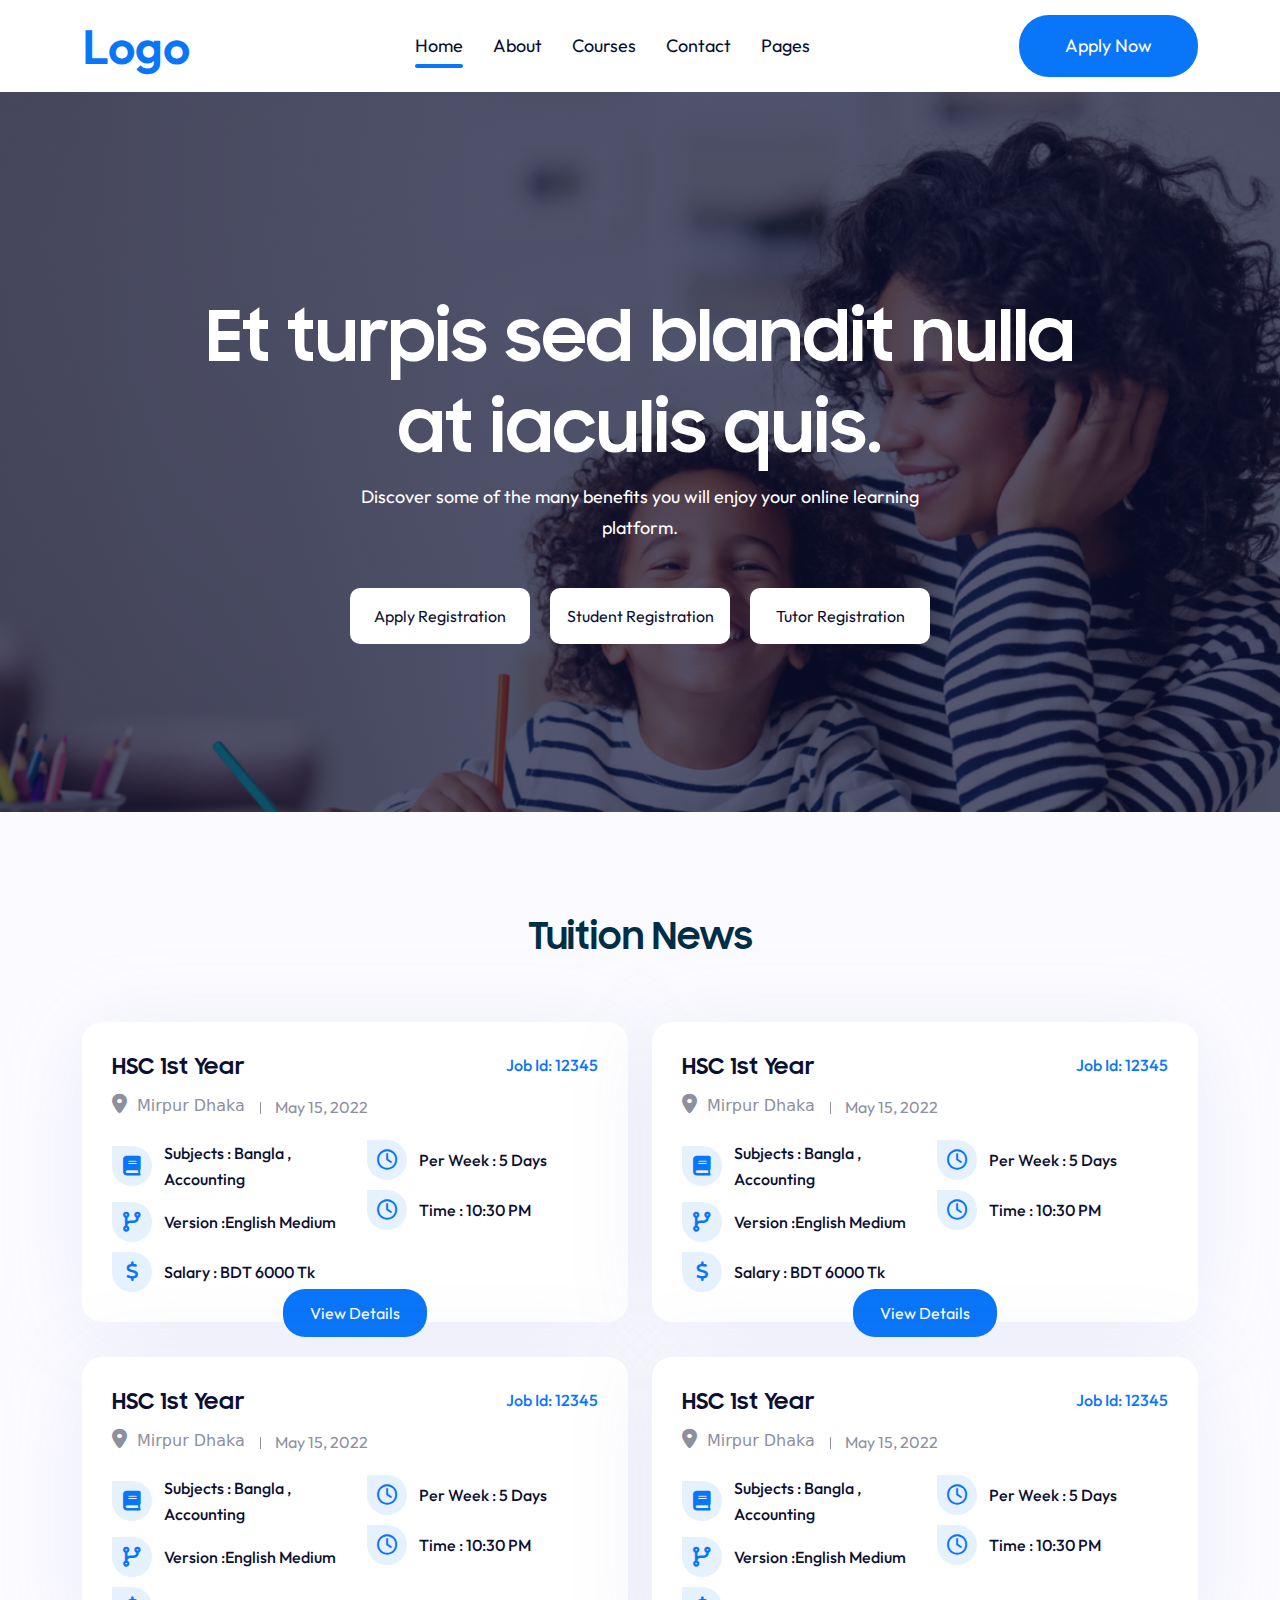
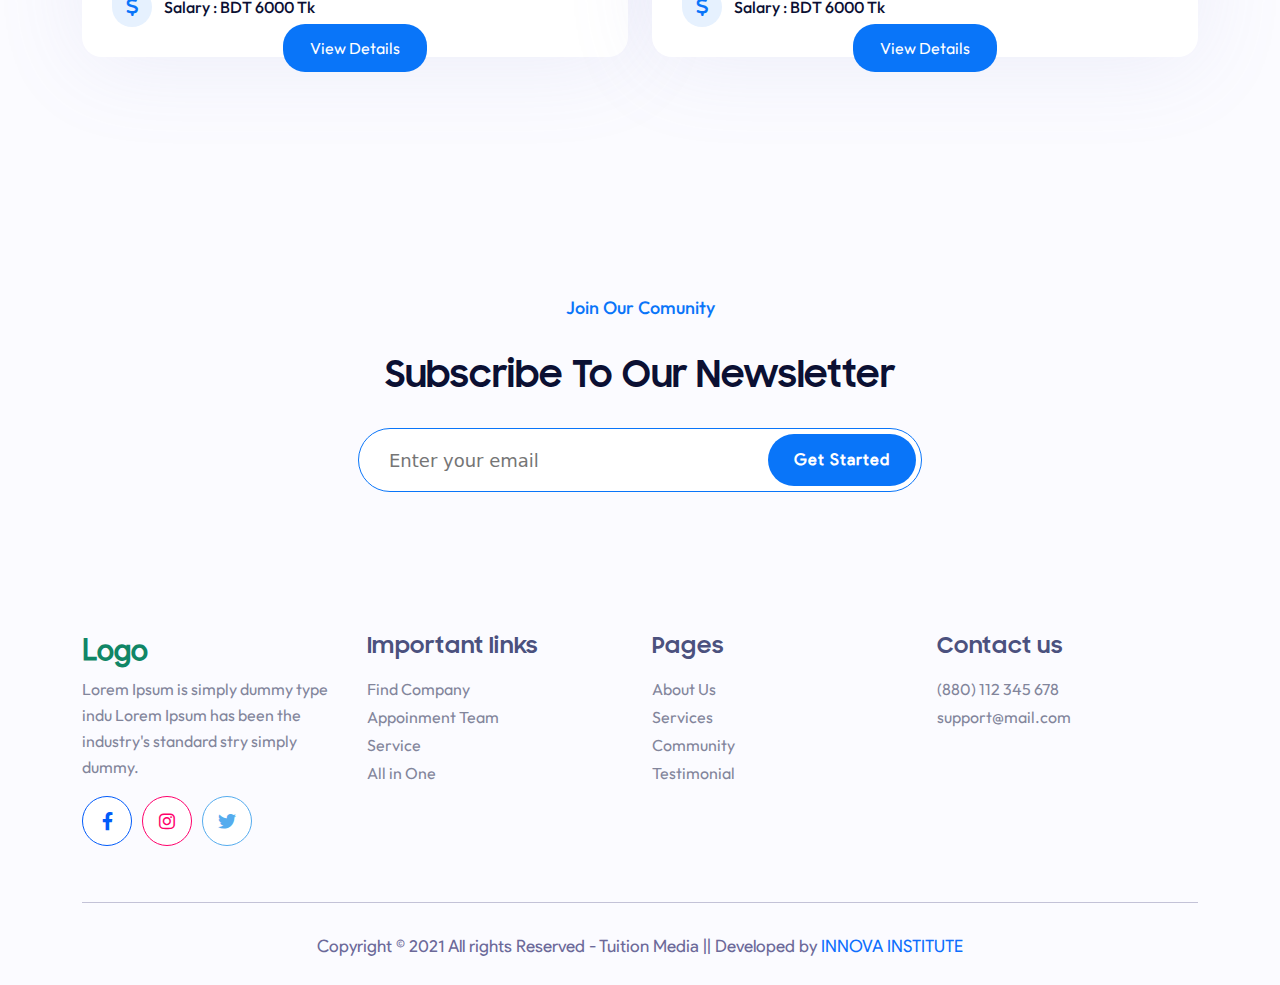
<file: index.html>
<!doctype html>
<html lang="en">
  <head>
    <!-- Required meta tags -->
    <meta charset="utf-8">
    <meta name="viewport" content="width=device-width, initial-scale=1">


    <!-- Bootstrap CSS -->
    <link rel="stylesheet" href="css/bootstrap.min.css">
    <!-- google fonts -->
    <link rel="preconnect" href="https://fonts.googleapis.com">
    <link rel="preconnect" href="https://fonts.gstatic.com" crossorigin>
    <link href="https://fonts.googleapis.com/css2?family=Outfit:wght@300;400;500;600;700;800&display=swap" rel="stylesheet"> 
    <!-- Custom Font -->
    <link rel="stylesheet" href="css/font.css">
    <!-- Fontawesome -->
    <link rel="stylesheet" href="fontawesome-6.1.1-web/css/all.min.css">
    <!-- Main CSS -->
    <link rel="stylesheet" href="css/style.css">
    <!-- responsive css -->
    <link rel="stylesheet" href="css/responsive.css">

    <title>Tuition Media</title>
  </head>
  <body>
 
    <!-- Header area start --> 
    <nav class="navbar main_header navbar-expand-lg">
        <div class="container">
          <a class="navbar-brand logo" href="#">Logo</a>

          <button class="navbar-toggler" type="button" data-bs-toggle="collapse" data-bs-target="#navbar_toggle" aria-expanded="false" aria-label="Toggle navigation">
            <span class="fa-solid fa-bars"></span> 
          </button>

          <div class="main_menu collapse navbar-collapse" id="navbar_toggle">
            <ul class="navbar-nav m-auto my-2 my-lg-0">
               <li><a href="index.html" class="active">Home</a></li>
               <li><a href="about.html">About</a></li>
               <li><a href="allcourses.html">Courses</a></li> 
               <li><a href="contact.html">Contact</a></li>
               <li><a href="#">Pages</a>
                    <ul>
                        <li><a href="jobsboard.html">Jobs board</a></li>
                        <li><a href="#">page 2</a></li>
                        <li><a href="#">page 3</a></li>
                    </ul>
               </li>
            </ul>
            <div class=""> 
               <div class="apply">
                <a href="#" class="apply_btn">Apply Now</a>
               </div>
            </div>
          </div>
        </div>
    </nav>
    <!-- Header area end -->


    <!-- banner section start-->
    <div class="banner_section"> 
        <div class="container">
            <div class="banner_content">
                <h1 class="banner_title">Et turpis sed blandit nulla <br> at iaculis quis.</h1>
                <p class="banner_text">Discover some of the many benefits you will enjoy your online learning platform.</p>
                <div class="banner_btn">
                    <a href="#" class="all_btn">Apply Registration</a>
                    <a href="#" class="all_btn">Student Registration</a>
                    <a href="#" class="all_btn">Tutor Registration</a>
                </div>
            </div>
        </div>
    </div>
    <!-- banner section end-->
 

    <!-- tution news start -->
    <section class="tuition">
        <div class="container">
            <div class="section_title">
                <h2>tuition news</h2>
            </div>
            <div class="tuition_news">
                <div class="row">
                    <div class="col-md-6">
                        <div class="post_card">
                            <div class="post_card_header">
                                <div class="class_title"><h4>HSC 1st Year</h4></div>
                                <div class="job_id"><span>Job Id: 12345</span></div>
                            </div>
                            <div class="post_meta">
                                <div class="location">
                                    <i class="fa-solid fa-location-dot"></i><span>Mirpur Dhaka</span>
                                </div>
                                <div class="date">
                                    <span>May 15, 2022</span>
                                </div>
                            </div>
                            <div class="post_card_content">
                                <div class="row">
                                    <div class="col-lg-6">
                                        <div class="content_item">
                                            <div class="icon"><i class="fa-solid fa-book"></i></div>
                                            <h3 class="item_data">Subjects : <span>Bangla , Accounting</span> </h3>
                                        </div>
                                        <div class="content_item">
                                            <div class="icon"><i class="fa-solid fa-code-branch"></i></div>
                                            <h3 class="item_data">Version :<span>English Medium</span> </h3>
                                        </div>
                                        <div class="content_item">
                                            <div class="icon"><i class="fa-solid fa-dollar-sign"></i></i></div>
                                            <h3 class="item_data">Salary : <span>BDT 6000 Tk</span> </h3>
                                        </div>
                                    </div> 
                                    <div class="col-lg-6">
                                        <div class="content_item">
                                            <div class="icon"><i class="fa-regular fa-clock"></i></i></div>
                                            <h3 class="item_data">Per Week : <span>5 Days</span> </h3>
                                        </div> 
                                        <div class="content_item">
                                            <div class="icon"><i class="fa-regular fa-clock"></i></i></div>
                                            <h3 class="item_data">Time :<span> 10:30 PM </span> </h3>
                                        </div>
                                         
                                    </div> 
                                </div>
                            </div>
                            <div class="button">
                                <a href="#" class="view_btn">View Details</a>
                            </div>
                        </div>
                    </div> 
                    <div class="col-md-6">
                        <div class="post_card">
                            <div class="post_card_header">
                                <div class="class_title"><h4>HSC 1st Year</h4></div>
                                <div class="job_id"><span>Job Id: 12345</span></div>
                            </div>
                            <div class="post_meta">
                                <div class="location">
                                    <i class="fa-solid fa-location-dot"></i><span>Mirpur Dhaka</span>
                                </div>
                                <div class="date">
                                    <span>May 15, 2022</span>
                                </div>
                            </div>
                            <div class="post_card_content">
                                <div class="row">
                                    <div class="col-lg-6">
                                        <div class="content_item">
                                            <div class="icon"><i class="fa-solid fa-book"></i></div>
                                            <h3 class="item_data">Subjects : <span>Bangla , Accounting</span> </h3>
                                        </div>
                                        <div class="content_item">
                                            <div class="icon"><i class="fa-solid fa-code-branch"></i></div>
                                            <h3 class="item_data">Version :<span>English Medium</span> </h3>
                                        </div>
                                        <div class="content_item">
                                            <div class="icon"><i class="fa-solid fa-dollar-sign"></i></i></div>
                                            <h3 class="item_data">Salary : <span>BDT 6000 Tk</span> </h3>
                                        </div>
                                    </div> 
                                    <div class="col-lg-6">
                                        <div class="content_item">
                                            <div class="icon"><i class="fa-regular fa-clock"></i></i></div>
                                            <h3 class="item_data">Per Week : <span>5 Days</span> </h3>
                                        </div> 
                                        <div class="content_item">
                                            <div class="icon"><i class="fa-regular fa-clock"></i></i></div>
                                            <h3 class="item_data">Time :<span> 10:30 PM </span> </h3>
                                        </div>
                                         
                                    </div> 
                                </div>
                            </div>
                            <div class="button">
                                <a href="#" class="view_btn">View Details</a>
                            </div>
                        </div>
                    </div> 
                    <div class="col-md-6">
                        <div class="post_card">
                            <div class="post_card_header">
                                <div class="class_title"><h4>HSC 1st Year</h4></div>
                                <div class="job_id"><span>Job Id: 12345</span></div>
                            </div>
                            <div class="post_meta">
                                <div class="location">
                                    <i class="fa-solid fa-location-dot"></i><span>Mirpur Dhaka</span>
                                </div>
                                <div class="date">
                                    <span>May 15, 2022</span>
                                </div>
                            </div>
                            <div class="post_card_content">
                                <div class="row">
                                    <div class="col-lg-6">
                                        <div class="content_item">
                                            <div class="icon"><i class="fa-solid fa-book"></i></div>
                                            <h3 class="item_data">Subjects : <span>Bangla , Accounting</span> </h3>
                                        </div>
                                        <div class="content_item">
                                            <div class="icon"><i class="fa-solid fa-code-branch"></i></div>
                                            <h3 class="item_data">Version :<span>English Medium</span> </h3>
                                        </div>
                                        <div class="content_item">
                                            <div class="icon"><i class="fa-solid fa-dollar-sign"></i></i></div>
                                            <h3 class="item_data">Salary : <span>BDT 6000 Tk</span> </h3>
                                        </div>
                                    </div> 
                                    <div class="col-lg-6">
                                        <div class="content_item">
                                            <div class="icon"><i class="fa-regular fa-clock"></i></i></div>
                                            <h3 class="item_data">Per Week : <span>5 Days</span> </h3>
                                        </div> 
                                        <div class="content_item">
                                            <div class="icon"><i class="fa-regular fa-clock"></i></i></div>
                                            <h3 class="item_data">Time :<span> 10:30 PM </span> </h3>
                                        </div>
                                         
                                    </div> 
                                </div>
                            </div>
                            <div class="button">
                                <a href="#" class="view_btn">View Details</a>
                            </div>
                        </div>
                    </div> 
                    <div class="col-md-6">
                        <div class="post_card">
                            <div class="post_card_header">
                                <div class="class_title"><h4>HSC 1st Year</h4></div>
                                <div class="job_id"><span>Job Id: 12345</span></div>
                            </div>
                            <div class="post_meta">
                                <div class="location">
                                    <i class="fa-solid fa-location-dot"></i><span>Mirpur Dhaka</span>
                                </div>
                                <div class="date">
                                    <span>May 15, 2022</span>
                                </div>
                            </div>
                            <div class="post_card_content">
                                <div class="row">
                                    <div class="col-lg-6">
                                        <div class="content_item">
                                            <div class="icon"><i class="fa-solid fa-book"></i></div>
                                            <h3 class="item_data">Subjects : <span>Bangla , Accounting</span> </h3>
                                        </div>
                                        <div class="content_item">
                                            <div class="icon"><i class="fa-solid fa-code-branch"></i></div>
                                            <h3 class="item_data">Version :<span>English Medium</span> </h3>
                                        </div>
                                        <div class="content_item">
                                            <div class="icon"><i class="fa-solid fa-dollar-sign"></i></i></div>
                                            <h3 class="item_data">Salary : <span>BDT 6000 Tk</span> </h3>
                                        </div>
                                    </div> 
                                    <div class="col-lg-6">
                                        <div class="content_item">
                                            <div class="icon"><i class="fa-regular fa-clock"></i></i></div>
                                            <h3 class="item_data">Per Week : <span>5 Days</span> </h3>
                                        </div> 
                                        <div class="content_item">
                                            <div class="icon"><i class="fa-regular fa-clock"></i></i></div>
                                            <h3 class="item_data">Time :<span> 10:30 PM </span> </h3>
                                        </div>
                                         
                                    </div> 
                                </div>
                            </div>
                            <div class="button">
                                <a href="#" class="view_btn">View Details</a>
                            </div>
                        </div>
                    </div> 
                     
                </div>
            </div>
        </div>
    </section>
    <!-- tution news end -->

    <!-- newsletter section start -->
    <section class="newsletter">
        <div class="container">
            <h4 class="news_subtitle">Join Our Comunity</h4>
            <h2 class="news_title">Subscribe To Our Newsletter</h2>
            <div class="newsletter_form">
                <form action="">
                    <input type="text" placeholder="Enter your email">
                    <button class="news_btn">Get Started</button>
                </form>
            </div>
        </div>
    </section>
    <!-- newsletter section end -->


    <!-- Footer start -->
    <div class="footer">
        <div class="container">
            <div class="footer_top">
                <div class="row">
                    <div class="col-lg-3 col-md-6 ">
                        <div class="footer_intro">
                            <h3>Logo</h3>
                            <p>Lorem Ipsum is simply dummy type indu Lorem Ipsum has been the industry's standard stry simply dummy.</p>
                            <div class="social_links">
                                <ul>
                                    <li class="facebook"><a href="#"><i class="fa-brands fa-facebook-f"></i></a></li>
                                    <li class="instagram"><a href="#"><i class="fa-brands fa-instagram"></i></a></li>
                                    <li class="twitter"><a href="#"><i class="fa-brands fa-twitter"></i></a></li>
                                </ul>
                            </div>
                        </div>
                    </div>
                    <div class="col-lg-3 col-md-6 ">
                        <div class="important_links">
                            <div class="link_title">
                                <h3>Important links</h3>
                            </div> 
                            <ul>
                                <li><a href="#">Find Company</a></li>
                                <li><a href="#">Appoinment Team</a></li>
                                <li><a href="#">Service</a></li>
                                <li><a href="#">All in One</a></li>
                            </ul> 
                        </div>
                    </div>
                    <div class="col-lg-3 col-md-6 ">
                        <div class="pages">
                            <div class="pages_title">
                                <h3>Pages</h3>
                            </div> 
                            <ul>
                                <li><a href="#">About Us</a></li>
                                <li><a href="#">Services</a></li>
                                <li><a href="#">Community</a></li>
                                <li><a href="#">Testimonial</a></li>
                            </ul> 
                        </div>
                    </div>
                    <div class="col-lg-3 col-md-6 ">
                        <div class="contact_us">
                           <div class="contact_title">
                               <h3>Contact us</h3>
                           </div>
                           <div class="contact_item">
                               <a href="tel:01700000000">(880) 112 345 678</a>
                               <a href="mailto:something@gmail.com">support@mail.com</a>
                           </div>
                        </div>
                   </div>
                </div>
            </div>
            <div class="copyright_area">
                <p>Copyright &copy; 2021 All rights Reserved - Tuition Media || Developed by <a target="_blunk" href="https://innovainst.com/">INNOVA INSTITUTE</a></p>
            </div>
        </div>
    </div>
    <!-- Footer end -->
    <!-- Bootstrap JS -->
    <script src="js/popper.min.js"></script>
    <script src="js/bootstrap.min.js"></script>
    <script src="js/script.js"></script> 

  </body>
</html>
</file>
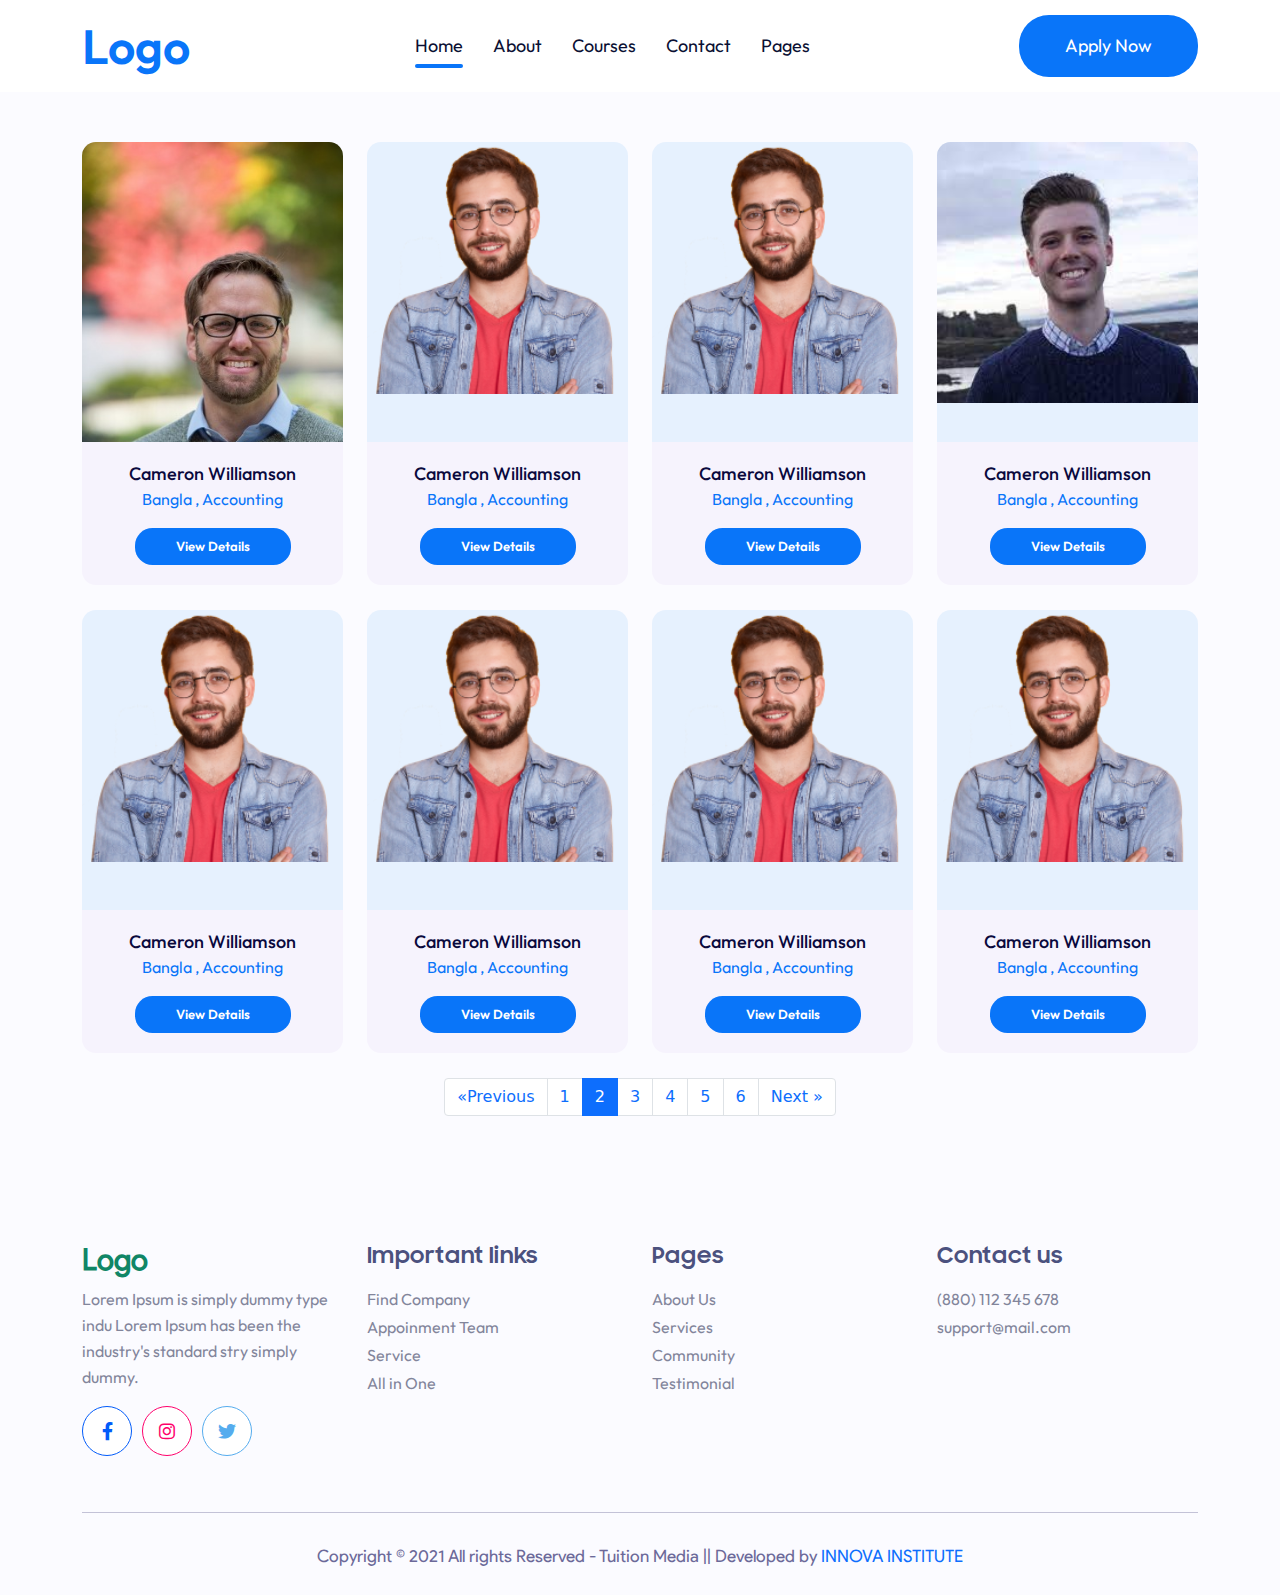
<file: alltutors.html>
<!doctype html>
<html lang="en">
  <head>
    <!-- Required meta tags -->
    <meta charset="utf-8">
    <meta name="viewport" content="width=device-width, initial-scale=1">


    <!-- Bootstrap CSS -->
    <link rel="stylesheet" href="css/bootstrap.min.css">
    <!-- google fonts -->
    <link rel="preconnect" href="https://fonts.googleapis.com">
    <link rel="preconnect" href="https://fonts.gstatic.com" crossorigin>
    <link href="https://fonts.googleapis.com/css2?family=Outfit:wght@300;400;500;600;700;800&display=swap" rel="stylesheet"> 
    <!-- Custom Font -->
    <link rel="stylesheet" href="css/font.css">
    <!-- Fontawesome -->
    <link rel="stylesheet" href="fontawesome-6.1.1-web/css/all.min.css">
    <!-- Main CSS -->
    <link rel="stylesheet" href="css/style.css">
    <!-- responsive css -->
    <link rel="stylesheet" href="css/responsive.css">

    <title>Tuition Media</title>
  </head>
  <body>
 
    <!-- Header area start --> 
    <nav class="navbar main_header navbar-expand-lg">
        <div class="container">
          <a class="navbar-brand logo" href="#">Logo</a>

          <button class="navbar-toggler" type="button" data-bs-toggle="collapse" data-bs-target="#navbar_toggle" aria-expanded="false" aria-label="Toggle navigation">
            <span class="fa-solid fa-bars"></span> 
          </button>

          <div class="main_menu collapse navbar-collapse" id="navbar_toggle">
            <ul class="navbar-nav m-auto my-2 my-lg-0">
               <li><a href="index.html" class="active">Home</a></li>
               <li><a href="about.html">About</a></li>
               <li><a href="allcourses.html">Courses</a></li> 
               <li><a href="contact.html">Contact</a></li>
               <li><a href="#">Pages</a>
                    <ul>
                        <li><a href="jobsboard.html">Jobs board</a></li>
                        <li><a href="#">page 2</a></li>
                        <li><a href="#">page 3</a></li>
                    </ul>
               </li>
            </ul>
            <div class=""> 
               <div class="apply">
                <a href="#" class="apply_btn">Apply Now</a>
               </div>
            </div>
          </div>
        </div>
    </nav>
    <!-- Header area end -->

  
    <!-- tution news start -->
    <section class="tutors_section"> 
            <div class="all_tutors">
                 <div class="container">
                    <div class="row">
                        <div class="col-xl-3 col-lg-4 col-6">
                            <div class="single_tutor">
                                <div class="tutor_profile_image">
                                    <img src="images/Andy Linscott.jpg" alt="">
                                </div>
                                <div class="tutor_description">
                                    <h4 class="name">Cameron Williamson</h4>
                                    <p class="subject">Bangla , Accounting</p>
                                    <a href="#" class="view_details">View Details</a>
                                </div>
                            </div>
                        </div>
                        <div class="col-xl-3 col-lg-4 col-6">
                            <div class="single_tutor">
                                <div class="tutor_profile_image">
                                    <img src="images/tutor-profile.png" alt="">
                                </div>
                                <div class="tutor_description">
                                    <h4 class="name">Cameron Williamson</h4>
                                    <p class="subject">Bangla , Accounting</p>
                                    <a href="#" class="view_details">View Details</a>
                                </div>
                            </div>
                        </div>
                        <div class="col-xl-3 col-lg-4 col-6">
                            <div class="single_tutor">
                                <div class="tutor_profile_image">
                                    <img src="images/tutor-profile.png" alt="">
                                </div>
                                <div class="tutor_description">
                                    <h4 class="name">Cameron Williamson</h4>
                                    <p class="subject">Bangla , Accounting</p>
                                    <a href="#" class="view_details">View Details</a>
                                </div>
                            </div>
                        </div>
                        <div class="col-xl-3 col-lg-4 col-6">
                            <div class="single_tutor">
                                <div class="tutor_profile_image">
                                    <img src="images/images.jpg" alt="">
                                </div>
                                <div class="tutor_description">
                                    <h4 class="name">Cameron Williamson</h4>
                                    <p class="subject">Bangla , Accounting</p>
                                    <a href="#" class="view_details">View Details</a>
                                </div>
                            </div>
                        </div>
                        <div class="col-xl-3 col-lg-4 col-6">
                            <div class="single_tutor">
                                <div class="tutor_profile_image">
                                    <img src="images/tutor-profile.png" alt="">
                                </div>
                                <div class="tutor_description">
                                    <h4 class="name">Cameron Williamson</h4>
                                    <p class="subject">Bangla , Accounting</p>
                                    <a href="#" class="view_details">View Details</a>
                                </div>
                            </div>
                        </div>
                        <div class="col-xl-3 col-lg-4 col-6">
                            <div class="single_tutor">
                                <div class="tutor_profile_image">
                                    <img src="images/tutor-profile.png" alt="">
                                </div>
                                <div class="tutor_description">
                                    <h4 class="name">Cameron Williamson</h4>
                                    <p class="subject">Bangla , Accounting</p>
                                    <a href="#" class="view_details">View Details</a>
                                </div>
                            </div>
                        </div>
                        <div class="col-xl-3 col-lg-4 col-6">
                            <div class="single_tutor">
                                <div class="tutor_profile_image">
                                    <img src="images/tutor-profile.png" alt="">
                                </div>
                                <div class="tutor_description">
                                    <h4 class="name">Cameron Williamson</h4>
                                    <p class="subject">Bangla , Accounting</p>
                                    <a href="#" class="view_details">View Details</a>
                                </div>
                            </div>
                        </div>
                        <div class="col-xl-3 col-lg-4 col-6">
                            <div class="single_tutor">
                                <div class="tutor_profile_image">
                                    <img src="images/tutor-profile.png" alt="">
                                </div>
                                <div class="tutor_description">
                                    <h4 class="name">Cameron Williamson</h4>
                                    <p class="subject">Bangla , Accounting</p>
                                    <a href="#" class="view_details">View Details</a>
                                </div>
                            </div>
                        </div>
                     </div> 
                 </div>               
            </div>
            <!-- pagination start -->
            <nav aria-label="">
                <ul class="pagination justify-content-center">
                  <li class="page-item">
                    <a class="page-link" href="#" tabindex="-1" aria-disabled="true"><span class="quote">&laquo;</span><span class="prev">Previous</span> </a>
                  </li>
                  <li class="page-item"><a class="page-link" href="#">1</a></li>
                  <li class="page-item active" aria-current="page">
                    <a class="page-link" href="#">2</a>
                  </li>
                  <li class="page-item"><a class="page-link" href="#">3</a></li>
                  <li class="page-item"><a class="page-link" href="#">4</a></li>
                  <li class="page-item"><a class="page-link" href="#">5</a></li>
                  <li class="page-item"><a class="page-link" href="#">6</a></li> 
                  <li class="page-item">
                    <a class="page-link" href="#"><span class="next">Next</span> <span class="quote">&raquo;</span></a>
                  </li>
                </ul>
            </nav>
            <!-- pagination end -->
        </div>
    </section>
    
    
    

    <!-- tution news end -->

    


    <!-- Footer start -->
    <div class="footer">
        <div class="container">
            <div class="footer_top">
                <div class="row">
                    <div class="col-lg-3 col-md-6 ">
                        <div class="footer_intro">
                            <h3>Logo</h3>
                            <p>Lorem Ipsum is simply dummy type indu Lorem Ipsum has been the industry's standard stry simply dummy.</p>
                            <div class="social_links">
                                <ul>
                                    <li class="facebook"><a href="#"><i class="fa-brands fa-facebook-f"></i></a></li>
                                    <li class="instagram"><a href="#"><i class="fa-brands fa-instagram"></i></a></li>
                                    <li class="twitter"><a href="#"><i class="fa-brands fa-twitter"></i></a></li>
                                </ul>
                            </div>
                        </div>
                    </div>
                    <div class="col-lg-3 col-md-6 ">
                        <div class="important_links">
                            <div class="link_title">
                                <h3>Important links</h3>
                            </div> 
                            <ul>
                                <li><a href="#">Find Company</a></li>
                                <li><a href="#">Appoinment Team</a></li>
                                <li><a href="#">Service</a></li>
                                <li><a href="#">All in One</a></li>
                            </ul> 
                        </div>
                    </div>
                    <div class="col-lg-3 col-md-6 ">
                        <div class="pages">
                            <div class="pages_title">
                                <h3>Pages</h3>
                            </div> 
                            <ul>
                                <li><a href="#">About Us</a></li>
                                <li><a href="#">Services</a></li>
                                <li><a href="#">Community</a></li>
                                <li><a href="#">Testimonial</a></li>
                            </ul> 
                        </div>
                    </div>
                    <div class="col-lg-3 col-md-6 ">
                        <div class="contact_us">
                           <div class="contact_title">
                               <h3>Contact us</h3>
                           </div>
                           <div class="contact_item">
                               <a href="tel:01700000000">(880) 112 345 678</a>
                               <a href="mailto:something@gmail.com">support@mail.com</a>
                           </div>
                        </div>
                   </div>
                </div>
            </div>
            <div class="copyright_area">
                <p>Copyright &copy; 2021 All rights Reserved - Tuition Media || Developed by <a target="_blunk" href="https://innovainst.com/">INNOVA INSTITUTE</a></p>
            </div>
        </div>
    </div>
    <!-- Footer end -->
    <!-- Bootstrap JS -->
    <script src="js/popper.min.js"></script>
    <script src="js/bootstrap.min.js"></script>
    <script src="js/script.js"></script>
    <!-- font-family: 'Outfit', sans-serif; -->

  </body>
</html>
</file>
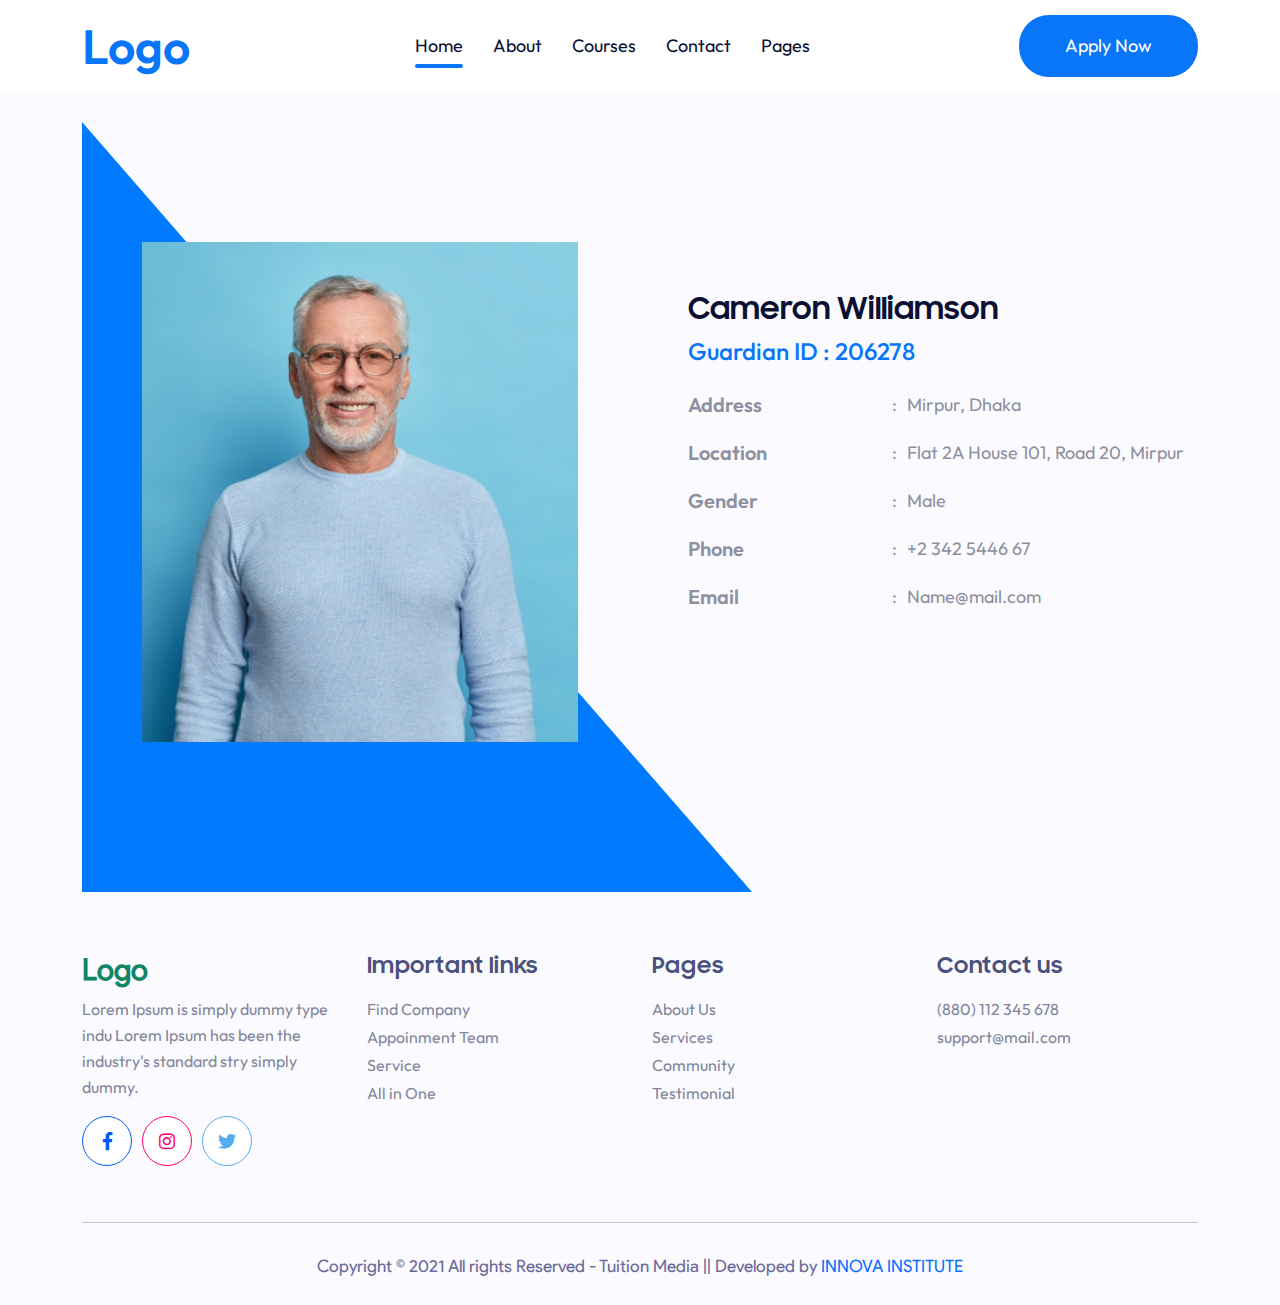
<file: father-profile.html>
<!doctype html>
<html lang="en">
  <head>
    <!-- Required meta tags -->
    <meta charset="utf-8">
    <meta name="viewport" content="width=device-width, initial-scale=1">


    <!-- Bootstrap CSS -->
    <link rel="stylesheet" href="css/bootstrap.min.css">
    <!-- google fonts -->
    <link rel="preconnect" href="https://fonts.googleapis.com">
    <link rel="preconnect" href="https://fonts.gstatic.com" crossorigin>
    <link href="https://fonts.googleapis.com/css2?family=Outfit:wght@300;400;500;600;700;800&display=swap" rel="stylesheet"> 
    <!-- Custom Font -->
    <link rel="stylesheet" href="css/font.css">
    <!-- Fontawesome -->
    <link rel="stylesheet" href="fontawesome-6.1.1-web/css/all.min.css">
    <!-- Main CSS -->
    <link rel="stylesheet" href="css/style.css">
    <!-- responsive css -->
    <link rel="stylesheet" href="css/responsive.css">

    <title>Tuition Media</title>
  </head>
  <body>
 
    <!-- Header area start --> 
    <nav class="navbar main_header navbar-expand-lg">
        <div class="container">
          <a class="navbar-brand logo" href="#">Logo</a>

          <button class="navbar-toggler" type="button" data-bs-toggle="collapse" data-bs-target="#navbar_toggle" aria-expanded="false" aria-label="Toggle navigation">
            <span class="fa-solid fa-bars"></span> 
          </button>

          <div class="main_menu collapse navbar-collapse" id="navbar_toggle">
            <ul class="navbar-nav m-auto my-2 my-lg-0">
               <li><a href="index.html" class="active">Home</a></li>
               <li><a href="about.html">About</a></li>
               <li><a href="allcourses.html">Courses</a></li> 
               <li><a href="contact.html">Contact</a></li>
               <li><a href="#">Pages</a>
                    <ul>
                        <li><a href="jobsboard.html">Jobs board</a></li>
                        <li><a href="#">page 2</a></li>
                        <li><a href="#">page 3</a></li>
                    </ul>
               </li>
            </ul>
            <div class=""> 
               <div class="apply">
                <a href="#" class="apply_btn">Apply Now</a>
               </div>
            </div>
          </div>
        </div>
    </nav>
    <!-- Header area end -->

  
    <!-- Father registration start -->
    <div class="profile">
        <div class="container">
          <div class="father_profile">
              <div class="row">
                  <div class="col-lg-6">
                      <div class="profile_image">
                          <img src="images/profile.png" alt=""> 
                      </div>
                  </div>
                  <div class="col-lg-6 mt-5 ps-5">
                      <div class="profile_info">
                          <div class="name_and_id">
                              <h3 class="profile_name">Cameron Williamson</h3>
                              <h4 class="profile_id">Guardian ID : 206278</h4>
                          </div>
                          <div class="other_info">
                              <div class="info_type">
                                 <div class="first">
                                  <span class="info_name">Address</span> 
                                 </div>
                                 <div class="second"> 
                                  <span class="info_value">Mirpur, Dhaka</span>
                                 </div>
                              </div>
                              <div class="info_type">
                                  <div class="first">
                                      <span class="info_name">Location</span> 
                                  </div>
                                  <div class="second">
                                      <span class="info_value">Flat 2A House 101, Road 20, Mirpur</span>
                                  </div>
                              </div>
                              <div class="info_type">
                                  <div class="first">
                                      <span class="info_name">Gender</span>  
                                  </div>
                                  <div class="second"> 
                                      <span class="info_value">Male</span>
                                  </div>
                              </div>
                              <div class="info_type">
                                  <div class="first">
                                      <span class="info_name">Phone</span> 
                                  
                                  </div>
                                  <div class="second">
                                      <span class="info_value">+2 342 5446 67</span>
                                  </div>
                              </div>
                              <div class="info_type">
                                  <div class="first">
                                      <span class="info_name">Email</span>                                    
                                  </div>
                                  <div class="second">
                                      <span class="info_value">Name@mail.com</span>
                                  </div>  
                              </div> 
                          </div>
                      </div> 
                  </div>
              </div>
          </div> 
        </div>
    </div>
    <!-- Father registration end -->

    


    <!-- Footer start -->
    <div class="footer">
        <div class="container">
            <div class="footer_top">
                <div class="row">
                    <div class="col-lg-3 col-md-6 ">
                        <div class="footer_intro">
                            <h3>Logo</h3>
                            <p>Lorem Ipsum is simply dummy type indu Lorem Ipsum has been the industry's standard stry simply dummy.</p>
                            <div class="social_links">
                                <ul>
                                    <li class="facebook"><a href="#"><i class="fa-brands fa-facebook-f"></i></a></li>
                                    <li class="instagram"><a href="#"><i class="fa-brands fa-instagram"></i></a></li>
                                    <li class="twitter"><a href="#"><i class="fa-brands fa-twitter"></i></a></li>
                                </ul>
                            </div>
                        </div>
                    </div>
                    <div class="col-lg-3 col-md-6 ">
                        <div class="important_links">
                            <div class="link_title">
                                <h3>Important links</h3>
                            </div> 
                            <ul>
                                <li><a href="#">Find Company</a></li>
                                <li><a href="#">Appoinment Team</a></li>
                                <li><a href="#">Service</a></li>
                                <li><a href="#">All in One</a></li>
                            </ul> 
                        </div>
                    </div>
                    <div class="col-lg-3 col-md-6 ">
                        <div class="pages">
                            <div class="pages_title">
                                <h3>Pages</h3>
                            </div> 
                            <ul>
                                <li><a href="#">About Us</a></li>
                                <li><a href="#">Services</a></li>
                                <li><a href="#">Community</a></li>
                                <li><a href="#">Testimonial</a></li>
                            </ul> 
                        </div>
                    </div>
                    <div class="col-lg-3 col-md-6 ">
                        <div class="contact_us">
                           <div class="contact_title">
                               <h3>Contact us</h3>
                           </div>
                           <div class="contact_item">
                               <a href="tel:01700000000">(880) 112 345 678</a>
                               <a href="mailto:something@gmail.com">support@mail.com</a>
                           </div>
                        </div>
                   </div>
                </div>
            </div>
            <div class="copyright_area">
                <p>Copyright &copy; 2021 All rights Reserved - Tuition Media || Developed by <a target="_blunk" href="https://innovainst.com/">INNOVA INSTITUTE</a></p>
            </div>
        </div>
    </div>
    <!-- Footer end -->
    <!-- Bootstrap JS -->
    <script src="js/popper.min.js"></script>
    <script src="js/bootstrap.min.js"></script>
    <script src="js/script.js"></script> 

  </body>
</html>
</file>
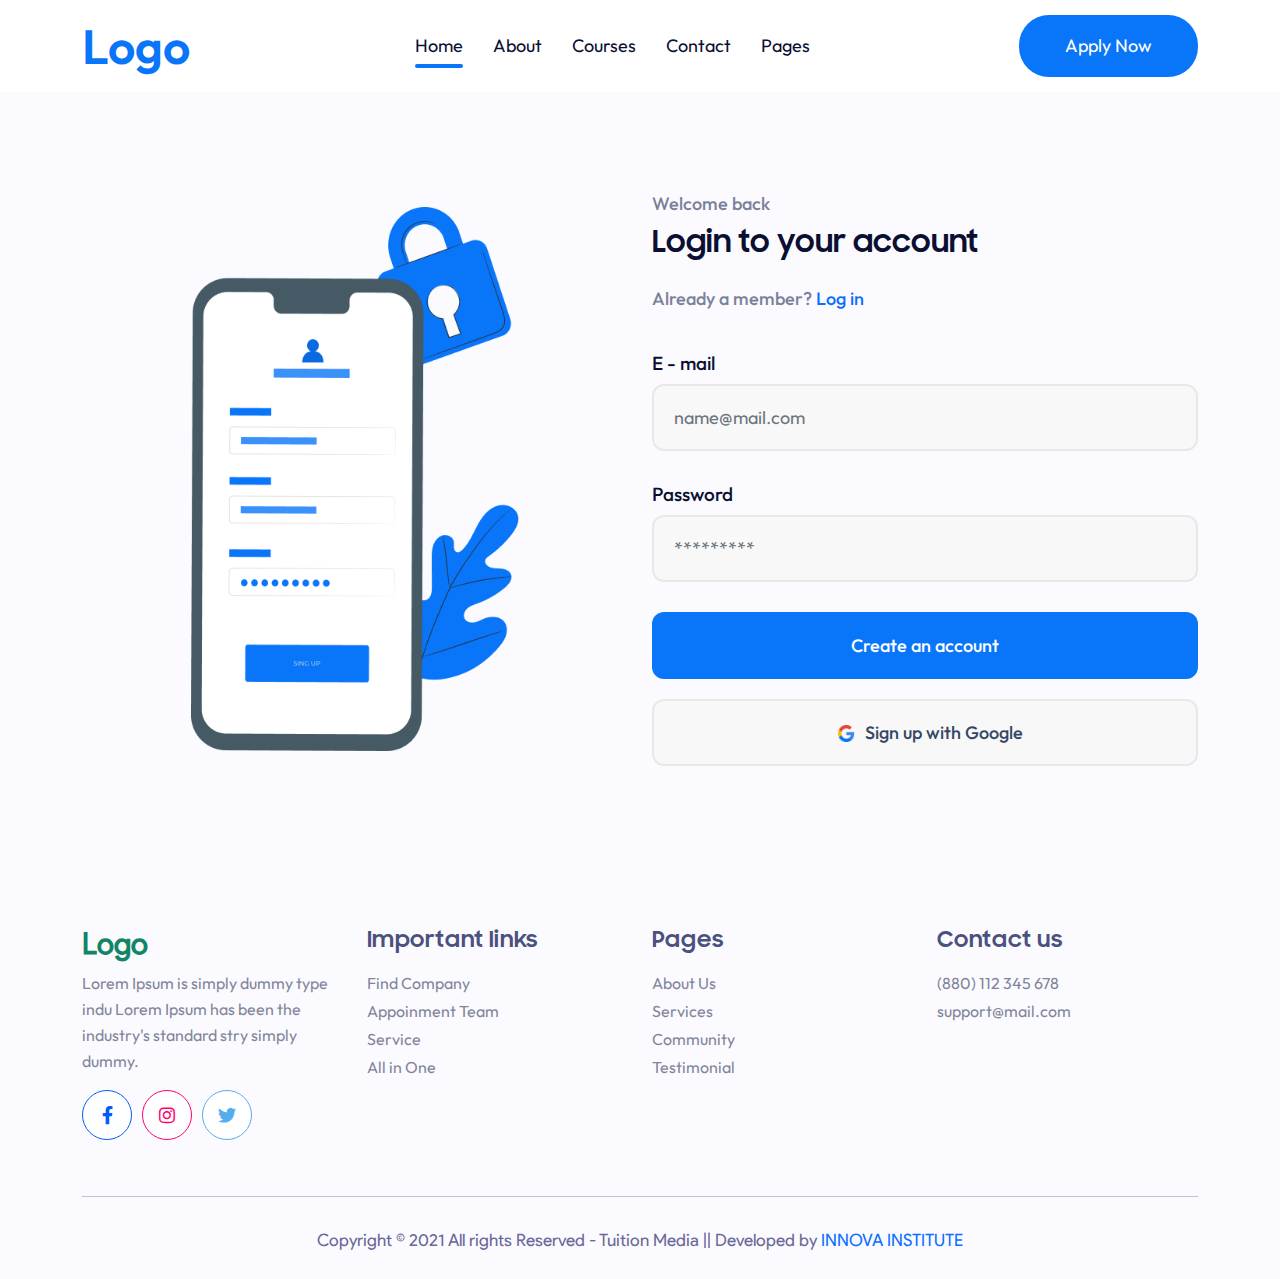
<file: father-registration.html>
<!doctype html>
<html lang="en">
  <head>
    <!-- Required meta tags -->
    <meta charset="utf-8">
    <meta name="viewport" content="width=device-width, initial-scale=1">


    <!-- Bootstrap CSS -->
    <link rel="stylesheet" href="css/bootstrap.min.css">
    <!-- google fonts -->
    <link rel="preconnect" href="https://fonts.googleapis.com">
    <link rel="preconnect" href="https://fonts.gstatic.com" crossorigin>
    <link href="https://fonts.googleapis.com/css2?family=Outfit:wght@300;400;500;600;700;800&display=swap" rel="stylesheet"> 
    <!-- Custom Font -->
    <link rel="stylesheet" href="css/font.css">
    <!-- Fontawesome -->
    <link rel="stylesheet" href="fontawesome-6.1.1-web/css/all.min.css">
    <!-- Main CSS -->
    <link rel="stylesheet" href="css/style.css">
    <!-- responsive css -->
    <link rel="stylesheet" href="css/responsive.css">

    <title>Tuition Media</title>
  </head>
  <body>
 
    <!-- Header area start --> 
    <nav class="navbar main_header navbar-expand-lg">
        <div class="container">
          <a class="navbar-brand logo" href="#">Logo</a>

          <button class="navbar-toggler" type="button" data-bs-toggle="collapse" data-bs-target="#navbar_toggle" aria-expanded="false" aria-label="Toggle navigation">
            <span class="fa-solid fa-bars"></span> 
          </button>

          <div class="main_menu collapse navbar-collapse" id="navbar_toggle">
            <ul class="navbar-nav m-auto my-2 my-lg-0">
               <li><a href="index.html" class="active">Home</a></li>
               <li><a href="about.html">About</a></li>
               <li><a href="allcourses.html">Courses</a></li> 
               <li><a href="contact.html">Contact</a></li>
               <li><a href="#">Pages</a>
                    <ul>
                        <li><a href="jobsboard.html">Jobs board</a></li>
                        <li><a href="#">page 2</a></li>
                        <li><a href="#">page 3</a></li>
                    </ul>
               </li>
            </ul>
            <div class=""> 
               <div class="apply">
                <a href="#" class="apply_btn">Apply Now</a>
               </div>
            </div>
          </div>
        </div>
    </nav>
    <!-- Header area end -->

  
    <!-- Father registration start -->
    <section class="login_registration">
        <div class="container">
            <div class="row align-items-center">
                <div class="col-md-6">
                    <div class="image_area">
                        <img src="images/login.png" alt="login registration">
                    </div>
                </div>
                <div class="col-md-6">
                    <div class="input_area">
                        <div class="input_header">
                            <h4 class="subtitle">Welcome back</h4>
                            <h2 class="title">Login to your account</h2>
                            <h4 class="subtitle_with_link">Already a member? <a href="#">Log in</a></h4>
                        </div>
                        <div class="field_area">
                            <form>
                                <div class="mb-3">
                                  <label for="exampleInputEmail1" class="form-label">E - mail</label>
                                  <input type="email" class="form-control" id="exampleInputEmail1" aria-describedby="emailHelp" placeholder="name@mail.com"> 
                                </div>
                                <div class="mb-3">
                                  <label for="exampleInputPassword1" class="form-label">Password</label>
                                  <input type="password" class="form-control" id="exampleInputPassword1" placeholder="*********">
                                </div> 
                                <button type="submit" class="btn btn-primary submit">Create an account</button>
                                <button type="submit" class="sign_with_google"> <img src="images/google.png" alt=""><span>Sign up with Google</span></button>
                            </form>
                        </div>
                    </div>
                </div>
            </div>
        </div>
    </section>
    <!-- Father registration end -->

    


    <!-- Footer start -->
    <div class="footer">
        <div class="container">
            <div class="footer_top">
                <div class="row">
                    <div class="col-lg-3 col-md-6 ">
                        <div class="footer_intro">
                            <h3>Logo</h3>
                            <p>Lorem Ipsum is simply dummy type indu Lorem Ipsum has been the industry's standard stry simply dummy.</p>
                            <div class="social_links">
                                <ul>
                                    <li class="facebook"><a href="#"><i class="fa-brands fa-facebook-f"></i></a></li>
                                    <li class="instagram"><a href="#"><i class="fa-brands fa-instagram"></i></a></li>
                                    <li class="twitter"><a href="#"><i class="fa-brands fa-twitter"></i></a></li>
                                </ul>
                            </div>
                        </div>
                    </div>
                    <div class="col-lg-3 col-md-6 ">
                        <div class="important_links">
                            <div class="link_title">
                                <h3>Important links</h3>
                            </div> 
                            <ul>
                                <li><a href="#">Find Company</a></li>
                                <li><a href="#">Appoinment Team</a></li>
                                <li><a href="#">Service</a></li>
                                <li><a href="#">All in One</a></li>
                            </ul> 
                        </div>
                    </div>
                    <div class="col-lg-3 col-md-6 ">
                        <div class="pages">
                            <div class="pages_title">
                                <h3>Pages</h3>
                            </div> 
                            <ul>
                                <li><a href="#">About Us</a></li>
                                <li><a href="#">Services</a></li>
                                <li><a href="#">Community</a></li>
                                <li><a href="#">Testimonial</a></li>
                            </ul> 
                        </div>
                    </div>
                    <div class="col-lg-3 col-md-6 ">
                        <div class="contact_us">
                           <div class="contact_title">
                               <h3>Contact us</h3>
                           </div>
                           <div class="contact_item">
                               <a href="tel:01700000000">(880) 112 345 678</a>
                               <a href="mailto:something@gmail.com">support@mail.com</a>
                           </div>
                        </div>
                   </div>
                </div>
            </div>
            <div class="copyright_area">
                <p>Copyright &copy; 2021 All rights Reserved - Tuition Media || Developed by <a target="_blunk" href="https://innovainst.com/">INNOVA INSTITUTE</a></p>
            </div>
        </div>
    </div>
    <!-- Footer end -->
    <!-- Bootstrap JS -->
    <script src="js/popper.min.js"></script>
    <script src="js/bootstrap.min.js"></script>
    <script src="js/script.js"></script> 

  </body>
</html>
</file>
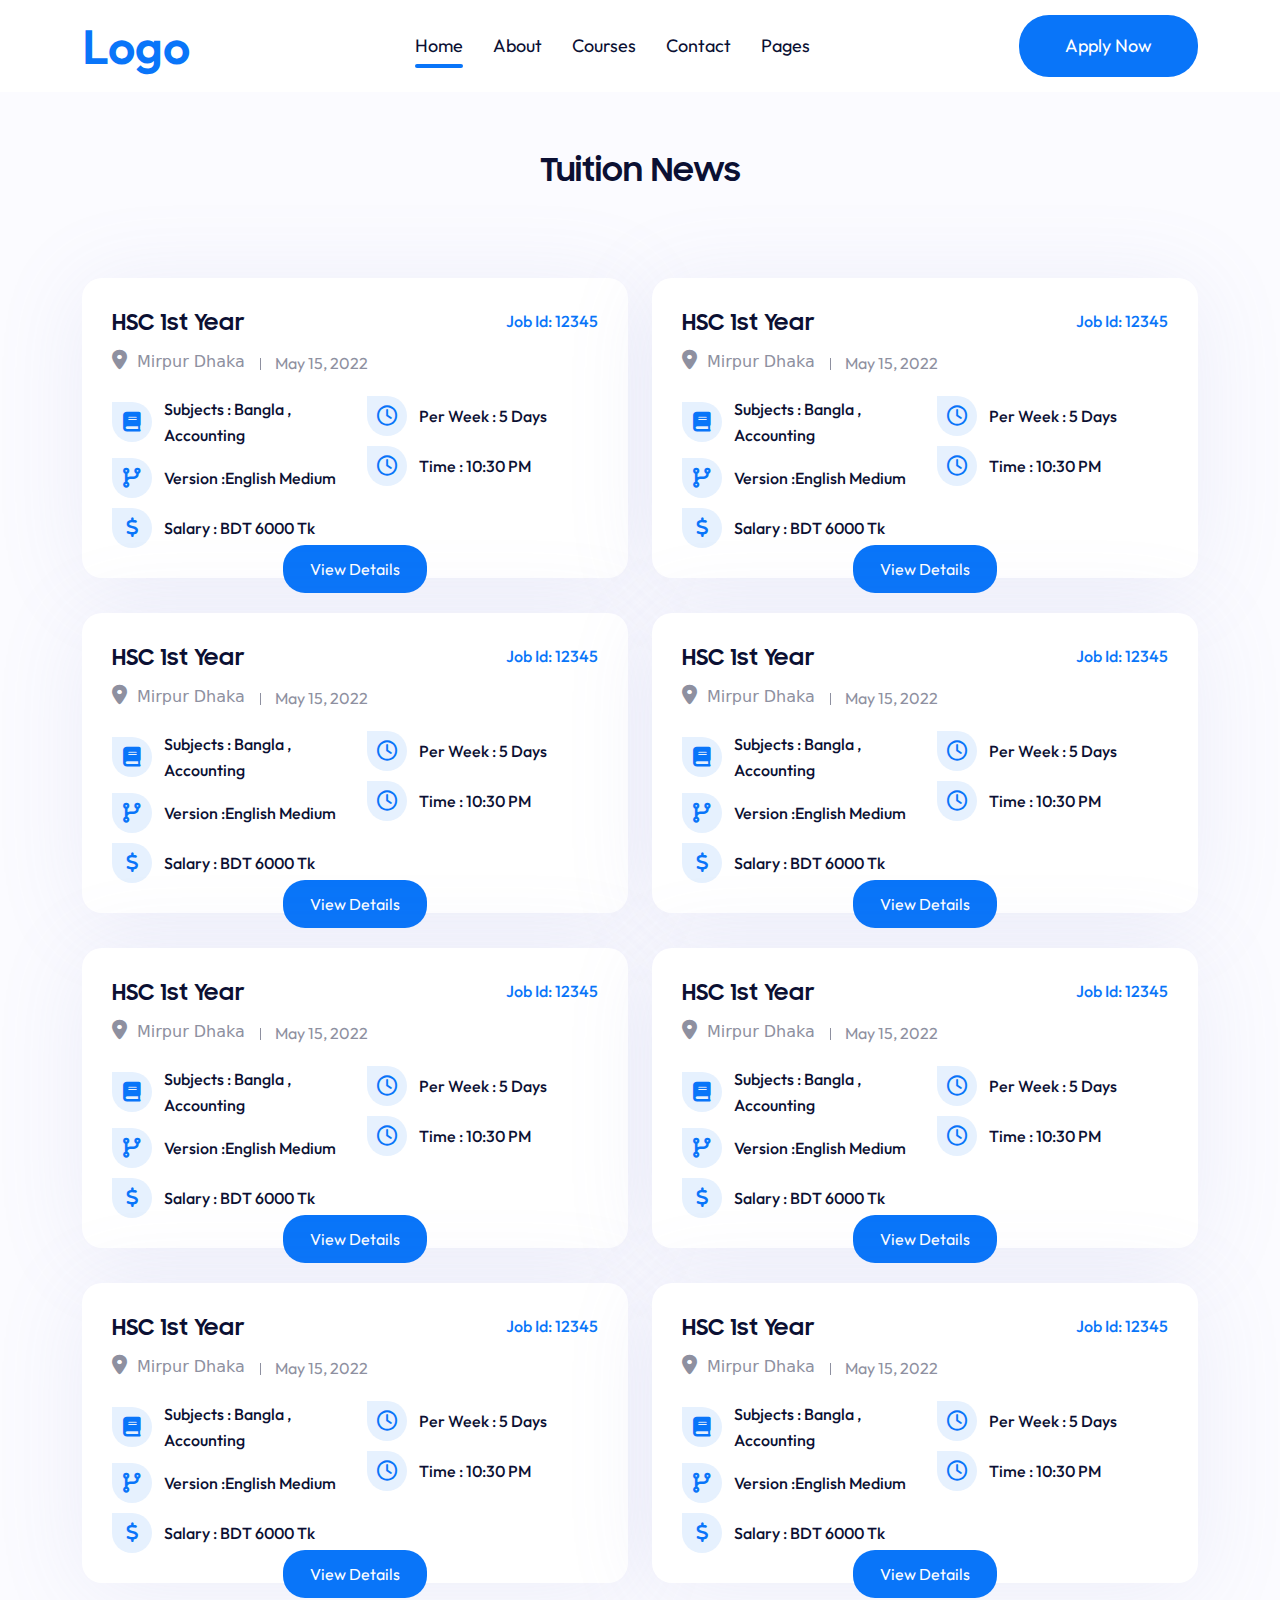
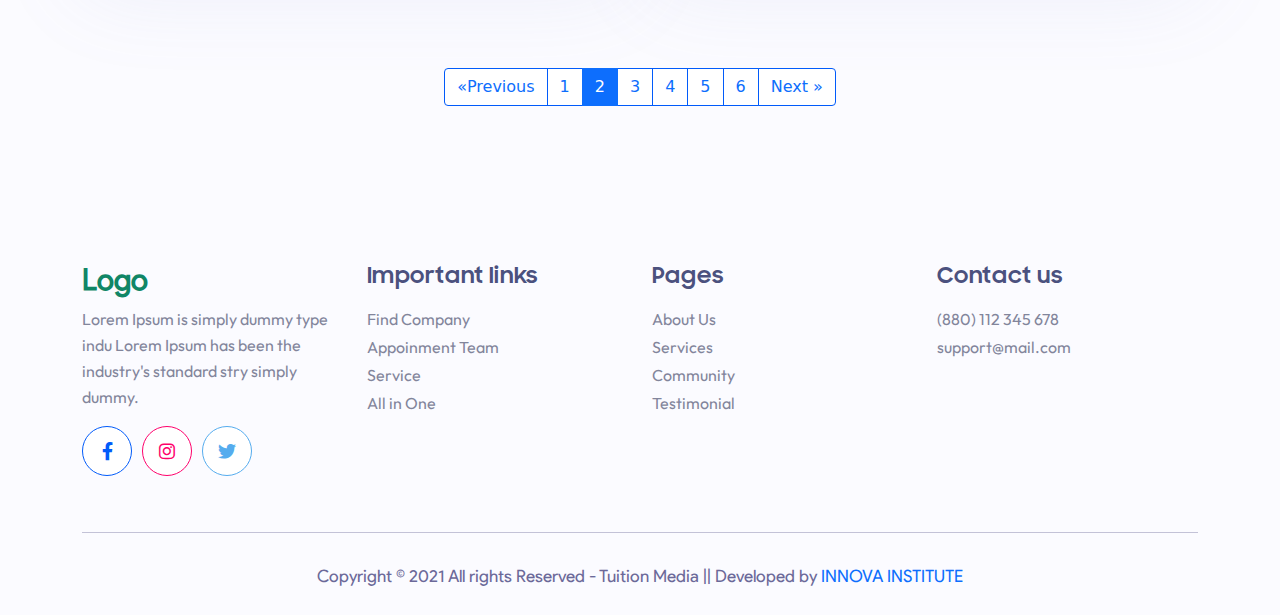
<file: jobsboard.html>
<!doctype html>
<html lang="en">
  <head>
    <!-- Required meta tags -->
    <meta charset="utf-8">
    <meta name="viewport" content="width=device-width, initial-scale=1">


    <!-- Bootstrap CSS -->
    <link rel="stylesheet" href="css/bootstrap.min.css">
    <!-- google fonts -->
    <link rel="preconnect" href="https://fonts.googleapis.com">
    <link rel="preconnect" href="https://fonts.gstatic.com" crossorigin>
    <link href="https://fonts.googleapis.com/css2?family=Outfit:wght@300;400;500;600;700;800&display=swap" rel="stylesheet"> 
    <!-- Custom Font -->
    <link rel="stylesheet" href="css/font.css">
    <!-- Fontawesome -->
    <link rel="stylesheet" href="fontawesome-6.1.1-web/css/all.min.css">
    <!-- Main CSS -->
    <link rel="stylesheet" href="css/style.css">
    <!-- responsive css -->
    <link rel="stylesheet" href="css/responsive.css">

    <title>Tuition Media</title>
  </head>
  <body>
 
    <!-- Header area start --> 
    <nav class="navbar main_header navbar-expand-lg">
        <div class="container">
          <a class="navbar-brand logo" href="#">Logo</a>

          <button class="navbar-toggler" type="button" data-bs-toggle="collapse" data-bs-target="#navbar_toggle" aria-expanded="false" aria-label="Toggle navigation">
            <span class="fa-solid fa-bars"></span> 
          </button>

          <div class="main_menu collapse navbar-collapse" id="navbar_toggle">
            <ul class="navbar-nav m-auto my-2 my-lg-0">
               <li><a href="index.html" class="active">Home</a></li>
               <li><a href="about.html">About</a></li>
               <li><a href="allcourses.html">Courses</a></li> 
               <li><a href="contact.html">Contact</a></li>
               <li><a href="#">Pages</a>
                    <ul>
                        <li><a href="jobsboard.html">Jobs board</a></li>
                        <li><a href="#">page 2</a></li>
                        <li><a href="#">page 3</a></li>
                    </ul>
               </li>
            </ul>
            <div class=""> 
               <div class="apply">
                <a href="#" class="apply_btn">Apply Now</a>
               </div>
            </div>
          </div>
        </div>
    </nav>
    <!-- Header area end -->

  
    <!-- tution news start -->
    <section class="job_board">
        <div class="container">
            <div class="section_title">
                <h2>tuition news</h2>
            </div>
            <div class="jobs_post">
                <div class="row">
                    <div class="col-md-6">
                        <div class="post_card">
                            <div class="post_card_header">
                                <div class="class_title"><h4>HSC 1st Year</h4></div>
                                <div class="job_id"><span>Job Id: 12345</span></div>
                            </div>
                            <div class="post_meta">
                                <div class="location">
                                    <i class="fa-solid fa-location-dot"></i><span>Mirpur Dhaka</span>
                                </div>
                                <div class="date">
                                    <span>May 15, 2022</span>
                                </div>
                            </div>
                            <div class="post_card_content">
                                <div class="row">
                                    <div class="col-lg-6">
                                        <div class="content_item">
                                            <div class="icon"><i class="fa-solid fa-book"></i></div>
                                            <h3 class="item_data">Subjects : <span>Bangla , Accounting</span> </h3>
                                        </div>
                                        <div class="content_item">
                                            <div class="icon"><i class="fa-solid fa-code-branch"></i></div>
                                            <h3 class="item_data">Version :<span>English Medium</span> </h3>
                                        </div>
                                        <div class="content_item">
                                            <div class="icon"><i class="fa-solid fa-dollar-sign"></i></i></div>
                                            <h3 class="item_data">Salary : <span>BDT 6000 Tk</span> </h3>
                                        </div>
                                    </div> 
                                    <div class="col-lg-6">
                                        <div class="content_item">
                                            <div class="icon"><i class="fa-regular fa-clock"></i></i></div>
                                            <h3 class="item_data">Per Week : <span>5 Days</span> </h3>
                                        </div> 
                                        <div class="content_item">
                                            <div class="icon"><i class="fa-regular fa-clock"></i></i></div>
                                            <h3 class="item_data">Time :<span> 10:30 PM </span> </h3>
                                        </div>
                                         
                                    </div> 
                                </div>
                            </div>
                            <div class="button">
                                <a href="#" class="view_btn">View Details</a>
                            </div>
                        </div>
                    </div> 
                    <div class="col-md-6">
                        <div class="post_card">
                            <div class="post_card_header">
                                <div class="class_title"><h4>HSC 1st Year</h4></div>
                                <div class="job_id"><span>Job Id: 12345</span></div>
                            </div>
                            <div class="post_meta">
                                <div class="location">
                                    <i class="fa-solid fa-location-dot"></i><span>Mirpur Dhaka</span>
                                </div>
                                <div class="date">
                                    <span>May 15, 2022</span>
                                </div>
                            </div>
                            <div class="post_card_content">
                                <div class="row">
                                    <div class="col-lg-6">
                                        <div class="content_item">
                                            <div class="icon"><i class="fa-solid fa-book"></i></div>
                                            <h3 class="item_data">Subjects : <span>Bangla , Accounting</span> </h3>
                                        </div>
                                        <div class="content_item">
                                            <div class="icon"><i class="fa-solid fa-code-branch"></i></div>
                                            <h3 class="item_data">Version :<span>English Medium</span> </h3>
                                        </div>
                                        <div class="content_item">
                                            <div class="icon"><i class="fa-solid fa-dollar-sign"></i></i></div>
                                            <h3 class="item_data">Salary : <span>BDT 6000 Tk</span> </h3>
                                        </div>
                                    </div> 
                                    <div class="col-lg-6">
                                        <div class="content_item">
                                            <div class="icon"><i class="fa-regular fa-clock"></i></i></div>
                                            <h3 class="item_data">Per Week : <span>5 Days</span> </h3>
                                        </div> 
                                        <div class="content_item">
                                            <div class="icon"><i class="fa-regular fa-clock"></i></i></div>
                                            <h3 class="item_data">Time :<span> 10:30 PM </span> </h3>
                                        </div>
                                         
                                    </div> 
                                </div>
                            </div>
                            <div class="button">
                                <a href="#" class="view_btn">View Details</a>
                            </div>
                        </div>
                    </div> 
                    <div class="col-md-6">
                        <div class="post_card">
                            <div class="post_card_header">
                                <div class="class_title"><h4>HSC 1st Year</h4></div>
                                <div class="job_id"><span>Job Id: 12345</span></div>
                            </div>
                            <div class="post_meta">
                                <div class="location">
                                    <i class="fa-solid fa-location-dot"></i><span>Mirpur Dhaka</span>
                                </div>
                                <div class="date">
                                    <span>May 15, 2022</span>
                                </div>
                            </div>
                            <div class="post_card_content">
                                <div class="row">
                                    <div class="col-lg-6">
                                        <div class="content_item">
                                            <div class="icon"><i class="fa-solid fa-book"></i></div>
                                            <h3 class="item_data">Subjects : <span>Bangla , Accounting</span> </h3>
                                        </div>
                                        <div class="content_item">
                                            <div class="icon"><i class="fa-solid fa-code-branch"></i></div>
                                            <h3 class="item_data">Version :<span>English Medium</span> </h3>
                                        </div>
                                        <div class="content_item">
                                            <div class="icon"><i class="fa-solid fa-dollar-sign"></i></i></div>
                                            <h3 class="item_data">Salary : <span>BDT 6000 Tk</span> </h3>
                                        </div>
                                    </div> 
                                    <div class="col-lg-6">
                                        <div class="content_item">
                                            <div class="icon"><i class="fa-regular fa-clock"></i></i></div>
                                            <h3 class="item_data">Per Week : <span>5 Days</span> </h3>
                                        </div> 
                                        <div class="content_item">
                                            <div class="icon"><i class="fa-regular fa-clock"></i></i></div>
                                            <h3 class="item_data">Time :<span> 10:30 PM </span> </h3>
                                        </div>
                                         
                                    </div> 
                                </div>
                            </div>
                            <div class="button">
                                <a href="#" class="view_btn">View Details</a>
                            </div>
                        </div>
                    </div> 
                    <div class="col-md-6">
                        <div class="post_card">
                            <div class="post_card_header">
                                <div class="class_title"><h4>HSC 1st Year</h4></div>
                                <div class="job_id"><span>Job Id: 12345</span></div>
                            </div>
                            <div class="post_meta">
                                <div class="location">
                                    <i class="fa-solid fa-location-dot"></i><span>Mirpur Dhaka</span>
                                </div>
                                <div class="date">
                                    <span>May 15, 2022</span>
                                </div>
                            </div>
                            <div class="post_card_content">
                                <div class="row">
                                    <div class="col-lg-6">
                                        <div class="content_item">
                                            <div class="icon"><i class="fa-solid fa-book"></i></div>
                                            <h3 class="item_data">Subjects : <span>Bangla , Accounting</span> </h3>
                                        </div>
                                        <div class="content_item">
                                            <div class="icon"><i class="fa-solid fa-code-branch"></i></div>
                                            <h3 class="item_data">Version :<span>English Medium</span> </h3>
                                        </div>
                                        <div class="content_item">
                                            <div class="icon"><i class="fa-solid fa-dollar-sign"></i></i></div>
                                            <h3 class="item_data">Salary : <span>BDT 6000 Tk</span> </h3>
                                        </div>
                                    </div> 
                                    <div class="col-lg-6">
                                        <div class="content_item">
                                            <div class="icon"><i class="fa-regular fa-clock"></i></i></div>
                                            <h3 class="item_data">Per Week : <span>5 Days</span> </h3>
                                        </div> 
                                        <div class="content_item">
                                            <div class="icon"><i class="fa-regular fa-clock"></i></i></div>
                                            <h3 class="item_data">Time :<span> 10:30 PM </span> </h3>
                                        </div>
                                         
                                    </div> 
                                </div>
                            </div>
                            <div class="button">
                                <a href="#" class="view_btn">View Details</a>
                            </div>
                        </div>
                    </div> 
                    <div class="col-md-6">
                        <div class="post_card">
                            <div class="post_card_header">
                                <div class="class_title"><h4>HSC 1st Year</h4></div>
                                <div class="job_id"><span>Job Id: 12345</span></div>
                            </div>
                            <div class="post_meta">
                                <div class="location">
                                    <i class="fa-solid fa-location-dot"></i><span>Mirpur Dhaka</span>
                                </div>
                                <div class="date">
                                    <span>May 15, 2022</span>
                                </div>
                            </div>
                            <div class="post_card_content">
                                <div class="row">
                                    <div class="col-lg-6">
                                        <div class="content_item">
                                            <div class="icon"><i class="fa-solid fa-book"></i></div>
                                            <h3 class="item_data">Subjects : <span>Bangla , Accounting</span> </h3>
                                        </div>
                                        <div class="content_item">
                                            <div class="icon"><i class="fa-solid fa-code-branch"></i></div>
                                            <h3 class="item_data">Version :<span>English Medium</span> </h3>
                                        </div>
                                        <div class="content_item">
                                            <div class="icon"><i class="fa-solid fa-dollar-sign"></i></i></div>
                                            <h3 class="item_data">Salary : <span>BDT 6000 Tk</span> </h3>
                                        </div>
                                    </div> 
                                    <div class="col-lg-6">
                                        <div class="content_item">
                                            <div class="icon"><i class="fa-regular fa-clock"></i></i></div>
                                            <h3 class="item_data">Per Week : <span>5 Days</span> </h3>
                                        </div> 
                                        <div class="content_item">
                                            <div class="icon"><i class="fa-regular fa-clock"></i></i></div>
                                            <h3 class="item_data">Time :<span> 10:30 PM </span> </h3>
                                        </div>
                                         
                                    </div> 
                                </div>
                            </div>
                            <div class="button">
                                <a href="#" class="view_btn">View Details</a>
                            </div>
                        </div>
                    </div> 
                    <div class="col-md-6">
                        <div class="post_card">
                            <div class="post_card_header">
                                <div class="class_title"><h4>HSC 1st Year</h4></div>
                                <div class="job_id"><span>Job Id: 12345</span></div>
                            </div>
                            <div class="post_meta">
                                <div class="location">
                                    <i class="fa-solid fa-location-dot"></i><span>Mirpur Dhaka</span>
                                </div>
                                <div class="date">
                                    <span>May 15, 2022</span>
                                </div>
                            </div>
                            <div class="post_card_content">
                                <div class="row">
                                    <div class="col-lg-6">
                                        <div class="content_item">
                                            <div class="icon"><i class="fa-solid fa-book"></i></div>
                                            <h3 class="item_data">Subjects : <span>Bangla , Accounting</span> </h3>
                                        </div>
                                        <div class="content_item">
                                            <div class="icon"><i class="fa-solid fa-code-branch"></i></div>
                                            <h3 class="item_data">Version :<span>English Medium</span> </h3>
                                        </div>
                                        <div class="content_item">
                                            <div class="icon"><i class="fa-solid fa-dollar-sign"></i></i></div>
                                            <h3 class="item_data">Salary : <span>BDT 6000 Tk</span> </h3>
                                        </div>
                                    </div> 
                                    <div class="col-lg-6">
                                        <div class="content_item">
                                            <div class="icon"><i class="fa-regular fa-clock"></i></i></div>
                                            <h3 class="item_data">Per Week : <span>5 Days</span> </h3>
                                        </div> 
                                        <div class="content_item">
                                            <div class="icon"><i class="fa-regular fa-clock"></i></i></div>
                                            <h3 class="item_data">Time :<span> 10:30 PM </span> </h3>
                                        </div>
                                         
                                    </div> 
                                </div>
                            </div>
                            <div class="button">
                                <a href="#" class="view_btn">View Details</a>
                            </div>
                        </div>
                    </div> 
                    <div class="col-md-6">
                        <div class="post_card">
                            <div class="post_card_header">
                                <div class="class_title"><h4>HSC 1st Year</h4></div>
                                <div class="job_id"><span>Job Id: 12345</span></div>
                            </div>
                            <div class="post_meta">
                                <div class="location">
                                    <i class="fa-solid fa-location-dot"></i><span>Mirpur Dhaka</span>
                                </div>
                                <div class="date">
                                    <span>May 15, 2022</span>
                                </div>
                            </div>
                            <div class="post_card_content">
                                <div class="row">
                                    <div class="col-lg-6">
                                        <div class="content_item">
                                            <div class="icon"><i class="fa-solid fa-book"></i></div>
                                            <h3 class="item_data">Subjects : <span>Bangla , Accounting</span> </h3>
                                        </div>
                                        <div class="content_item">
                                            <div class="icon"><i class="fa-solid fa-code-branch"></i></div>
                                            <h3 class="item_data">Version :<span>English Medium</span> </h3>
                                        </div>
                                        <div class="content_item">
                                            <div class="icon"><i class="fa-solid fa-dollar-sign"></i></i></div>
                                            <h3 class="item_data">Salary : <span>BDT 6000 Tk</span> </h3>
                                        </div>
                                    </div> 
                                    <div class="col-lg-6">
                                        <div class="content_item">
                                            <div class="icon"><i class="fa-regular fa-clock"></i></i></div>
                                            <h3 class="item_data">Per Week : <span>5 Days</span> </h3>
                                        </div> 
                                        <div class="content_item">
                                            <div class="icon"><i class="fa-regular fa-clock"></i></i></div>
                                            <h3 class="item_data">Time :<span> 10:30 PM </span> </h3>
                                        </div>
                                         
                                    </div> 
                                </div>
                            </div>
                            <div class="button">
                                <a href="#" class="view_btn">View Details</a>
                            </div>
                        </div>
                    </div> 
                    <div class="col-md-6">
                        <div class="post_card">
                            <div class="post_card_header">
                                <div class="class_title"><h4>HSC 1st Year</h4></div>
                                <div class="job_id"><span>Job Id: 12345</span></div>
                            </div>
                            <div class="post_meta">
                                <div class="location">
                                    <i class="fa-solid fa-location-dot"></i><span>Mirpur Dhaka</span>
                                </div>
                                <div class="date">
                                    <span>May 15, 2022</span>
                                </div>
                            </div>
                            <div class="post_card_content">
                                <div class="row">
                                    <div class="col-lg-6">
                                        <div class="content_item">
                                            <div class="icon"><i class="fa-solid fa-book"></i></div>
                                            <h3 class="item_data">Subjects : <span>Bangla , Accounting</span> </h3>
                                        </div>
                                        <div class="content_item">
                                            <div class="icon"><i class="fa-solid fa-code-branch"></i></div>
                                            <h3 class="item_data">Version :<span>English Medium</span> </h3>
                                        </div>
                                        <div class="content_item">
                                            <div class="icon"><i class="fa-solid fa-dollar-sign"></i></i></div>
                                            <h3 class="item_data">Salary : <span>BDT 6000 Tk</span> </h3>
                                        </div>
                                    </div> 
                                    <div class="col-lg-6">
                                        <div class="content_item">
                                            <div class="icon"><i class="fa-regular fa-clock"></i></i></div>
                                            <h3 class="item_data">Per Week : <span>5 Days</span> </h3>
                                        </div> 
                                        <div class="content_item">
                                            <div class="icon"><i class="fa-regular fa-clock"></i></i></div>
                                            <h3 class="item_data">Time :<span> 10:30 PM </span> </h3>
                                        </div>
                                         
                                    </div> 
                                </div>
                            </div>
                            <div class="button">
                                <a href="#" class="view_btn">View Details</a>
                            </div>
                        </div>
                    </div> 
                    <nav aria-label="">
                        <ul class="pagination justify-content-center">
                          <li class="page-item">
                            <a class="page-link" href="#" tabindex="-1" aria-disabled="true"><span class="quote">&laquo;</span><span class="prev">Previous</span> </a>
                          </li>
                          <li class="page-item"><a class="page-link" href="#">1</a></li>
                          <li class="page-item active" aria-current="page">
                            <a class="page-link" href="#">2</a>
                          </li>
                          <li class="page-item"><a class="page-link" href="#">3</a></li>
                          <li class="page-item"><a class="page-link" href="#">4</a></li>
                          <li class="page-item"><a class="page-link" href="#">5</a></li>
                          <li class="page-item"><a class="page-link" href="#">6</a></li> 
                          <li class="page-item">
                            <a class="page-link" href="#"><span class="next">Next</span> <span class="quote">&raquo;</span></a>
                          </li>
                        </ul>
                    </nav>
                </div>
            </div>

        </div>
    </section>
    <!-- pagination start -->
    
    <!-- pagination end -->

    <!-- tution news end -->

    


    <!-- Footer start -->
    <div class="footer">
        <div class="container">
            <div class="footer_top">
                <div class="row">
                    <div class="col-lg-3 col-md-6 ">
                        <div class="footer_intro">
                            <h3>Logo</h3>
                            <p>Lorem Ipsum is simply dummy type indu Lorem Ipsum has been the industry's standard stry simply dummy.</p>
                            <div class="social_links">
                                <ul>
                                    <li class="facebook"><a href="#"><i class="fa-brands fa-facebook-f"></i></a></li>
                                    <li class="instagram"><a href="#"><i class="fa-brands fa-instagram"></i></a></li>
                                    <li class="twitter"><a href="#"><i class="fa-brands fa-twitter"></i></a></li>
                                </ul>
                            </div>
                        </div>
                    </div>
                    <div class="col-lg-3 col-md-6 ">
                        <div class="important_links">
                            <div class="link_title">
                                <h3>Important links</h3>
                            </div> 
                            <ul>
                                <li><a href="#">Find Company</a></li>
                                <li><a href="#">Appoinment Team</a></li>
                                <li><a href="#">Service</a></li>
                                <li><a href="#">All in One</a></li>
                            </ul> 
                        </div>
                    </div>
                    <div class="col-lg-3 col-md-6 ">
                        <div class="pages">
                            <div class="pages_title">
                                <h3>Pages</h3>
                            </div> 
                            <ul>
                                <li><a href="#">About Us</a></li>
                                <li><a href="#">Services</a></li>
                                <li><a href="#">Community</a></li>
                                <li><a href="#">Testimonial</a></li>
                            </ul> 
                        </div>
                    </div>
                    <div class="col-lg-3 col-md-6 ">
                        <div class="contact_us">
                           <div class="contact_title">
                               <h3>Contact us</h3>
                           </div>
                           <div class="contact_item">
                               <a href="tel:01700000000">(880) 112 345 678</a>
                               <a href="mailto:something@gmail.com">support@mail.com</a>
                           </div>
                        </div>
                   </div>
                </div>
            </div>
            <div class="copyright_area">
                <p>Copyright &copy; 2021 All rights Reserved - Tuition Media || Developed by <a target="_blunk" href="https://innovainst.com/">INNOVA INSTITUTE</a></p>
            </div>
        </div>
    </div>
    <!-- Footer end -->
    <!-- Bootstrap JS -->
    <script src="js/popper.min.js"></script>
    <script src="js/bootstrap.min.js"></script>
    <script src="js/script.js"></script>
    <!-- font-family: 'Outfit', sans-serif; -->

  </body>
</html>
</file>
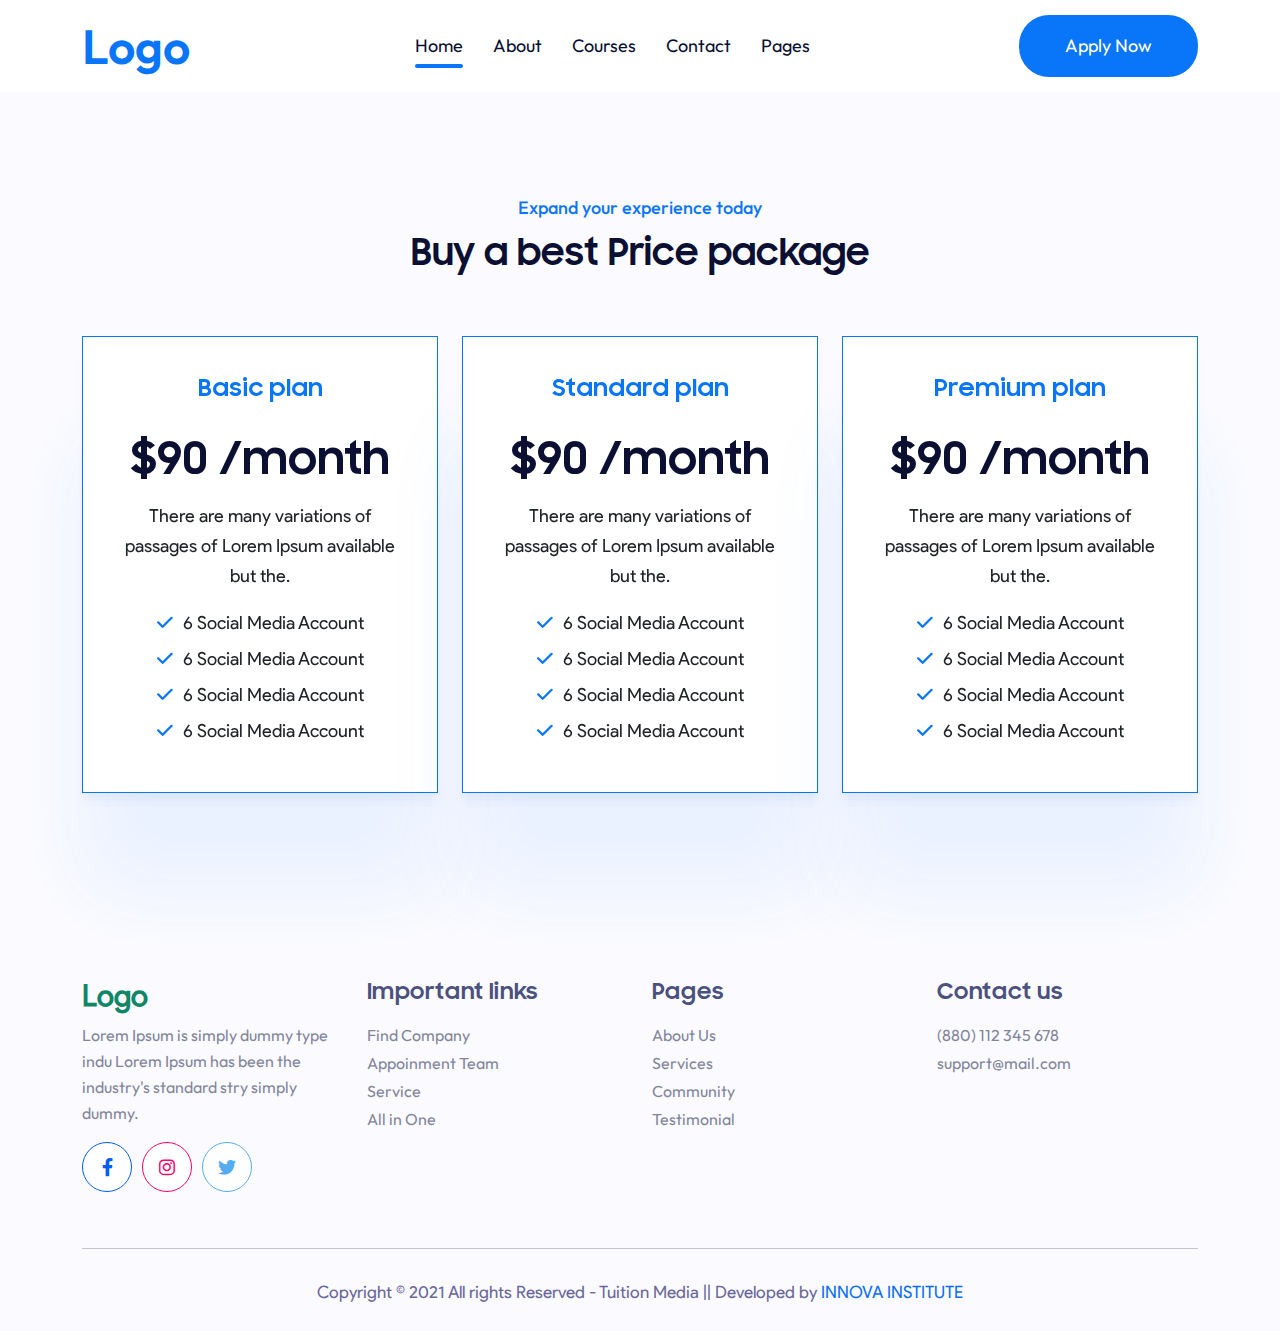
<file: price.html>
<!doctype html>
<html lang="en">
  <head>
    <!-- Required meta tags -->
    <meta charset="utf-8">
    <meta name="viewport" content="width=device-width, initial-scale=1">


    <!-- Bootstrap CSS -->
    <link rel="stylesheet" href="css/bootstrap.min.css">
    <!-- google fonts -->
    <link rel="preconnect" href="https://fonts.googleapis.com">
    <link rel="preconnect" href="https://fonts.gstatic.com" crossorigin>
    <link href="https://fonts.googleapis.com/css2?family=Outfit:wght@300;400;500;600;700;800&display=swap" rel="stylesheet"> 
    <!-- Custom Font -->
    <link rel="stylesheet" href="css/font.css">
    <!-- Fontawesome -->
    <link rel="stylesheet" href="fontawesome-6.1.1-web/css/all.min.css">
    <!-- Main CSS -->
    <link rel="stylesheet" href="css/style.css">
    <!-- responsive css -->
    <link rel="stylesheet" href="css/responsive.css">

    <title>Tuition Media</title>
  </head>
  <body>
 
    <!-- Header area start --> 
    <nav class="navbar main_header navbar-expand-lg">
        <div class="container">
          <a class="navbar-brand logo" href="#">Logo</a>

          <button class="navbar-toggler" type="button" data-bs-toggle="collapse" data-bs-target="#navbar_toggle" aria-expanded="false" aria-label="Toggle navigation">
            <span class="fa-solid fa-bars"></span> 
          </button>

          <div class="main_menu collapse navbar-collapse" id="navbar_toggle">
            <ul class="navbar-nav m-auto my-2 my-lg-0">
               <li><a href="index.html" class="active">Home</a></li>
               <li><a href="about.html">About</a></li>
               <li><a href="allcourses.html">Courses</a></li> 
               <li><a href="contact.html">Contact</a></li>
               <li><a href="#">Pages</a>
                    <ul>
                        <li><a href="jobsboard.html">Jobs board</a></li>
                        <li><a href="#">page 2</a></li>
                        <li><a href="#">page 3</a></li>
                    </ul>
               </li>
            </ul>
            <div class=""> 
               <div class="apply">
                <a href="#" class="apply_btn">Apply Now</a>
               </div>
            </div>
          </div>
        </div>
    </nav>
    <!-- Header area end -->

  
    <!-- price start -->
     <section class="price">
         <div class="container">
             <div class="section_title">
                 <h4 class="subtitle">Expand your experience today</h4>
                 <h2 class="title">Buy a best Price package</h2>
             </div>
             <div class="price_table">
                 <div class="row justify-content-center">
                     <div class="col-xl-4 col-md-6">
                         <div class="single_table">
                             <h4 class="plan_name">Basic plan</h4>
                             <div class="plan_price">
                                 <span>$90 /month</span>
                             </div>
                             <p class="plan_description">There are many variations of passages of Lorem Ipsum available but the.</p>
                             <ul class="specifications_list">
                                 <li class="specification_item">6 Social Media Account</li>
                                 <li class="specification_item">6 Social Media Account</li>
                                 <li class="specification_item">6 Social Media Account</li>
                                 <li class="specification_item">6 Social Media Account</li>
                             </ul>
                         </div>
                     </div>
                     <div class="col-xl-4 col-md-6">
                         <div class="single_table">
                             <h4 class="plan_name">Standard plan</h4>
                             <div class="plan_price">
                                 <span>$90 /month</span>
                             </div>
                             <p class="plan_description">There are many variations of passages of Lorem Ipsum available but the.</p>
                             <ul class="specifications_list">
                                 <li class="specification_item">6 Social Media Account</li>
                                 <li class="specification_item">6 Social Media Account</li>
                                 <li class="specification_item">6 Social Media Account</li>
                                 <li class="specification_item">6 Social Media Account</li>
                             </ul>
                         </div>
                     </div>
                     <div class="col-xl-4 col-md-6">
                         <div class="single_table">
                             <h4 class="plan_name">Premium plan</h4>
                             <div class="plan_price">
                                 <span>$90 /month</span>
                             </div>
                             <p class="plan_description">There are many variations of passages of Lorem Ipsum available but the.</p>
                             <ul class="specifications_list">
                                 <li class="specification_item">6 Social Media Account</li>
                                 <li class="specification_item">6 Social Media Account</li>
                                 <li class="specification_item">6 Social Media Account</li>
                                 <li class="specification_item">6 Social Media Account</li>
                             </ul>
                         </div>
                     </div>
                 </div>
             </div>
         </div>
     </section>
    <!-- price end -->

    
      


    <!-- Footer start -->
    <div class="footer">
        <div class="container">
            <div class="footer_top">
                <div class="row">
                    <div class="col-lg-3 col-md-6 ">
                        <div class="footer_intro">
                            <h3>Logo</h3>
                            <p>Lorem Ipsum is simply dummy type indu Lorem Ipsum has been the industry's standard stry simply dummy.</p>
                            <div class="social_links">
                                <ul>
                                    <li class="facebook"><a href="#"><i class="fa-brands fa-facebook-f"></i></a></li>
                                    <li class="instagram"><a href="#"><i class="fa-brands fa-instagram"></i></a></li>
                                    <li class="twitter"><a href="#"><i class="fa-brands fa-twitter"></i></a></li>
                                </ul>
                            </div>
                        </div>
                    </div>
                    <div class="col-lg-3 col-md-6 ">
                        <div class="important_links">
                            <div class="link_title">
                                <h3>Important links</h3>
                            </div> 
                            <ul>
                                <li><a href="#">Find Company</a></li>
                                <li><a href="#">Appoinment Team</a></li>
                                <li><a href="#">Service</a></li>
                                <li><a href="#">All in One</a></li>
                            </ul> 
                        </div>
                    </div>
                    <div class="col-lg-3 col-md-6 ">
                        <div class="pages">
                            <div class="pages_title">
                                <h3>Pages</h3>
                            </div> 
                            <ul>
                                <li><a href="#">About Us</a></li>
                                <li><a href="#">Services</a></li>
                                <li><a href="#">Community</a></li>
                                <li><a href="#">Testimonial</a></li>
                            </ul> 
                        </div>
                    </div>
                    <div class="col-lg-3 col-md-6 ">
                        <div class="contact_us">
                           <div class="contact_title">
                               <h3>Contact us</h3>
                           </div>
                           <div class="contact_item">
                               <a href="tel:01700000000">(880) 112 345 678</a>
                               <a href="mailto:something@gmail.com">support@mail.com</a>
                           </div>
                        </div>
                   </div>
                </div>
            </div>
            <div class="copyright_area">
                <p>Copyright &copy; 2021 All rights Reserved - Tuition Media || Developed by <a target="_blunk" href="https://innovainst.com/">INNOVA INSTITUTE</a></p>
            </div>
        </div>
    </div>
    <!-- Footer end -->
    <!-- jquery -->
    <script src="js/jquery.min.js"></script>
    <!-- Bootstrap JS -->
    <script src="js/popper.min.js"></script>
    <script src="js/bootstrap.min.js"></script>
    <!-- tabs js -->
    <script src="js/jquery.tabs.min.js"></script>
    <script src="js/script.js"></script> 

  </body>
</html>
</file>
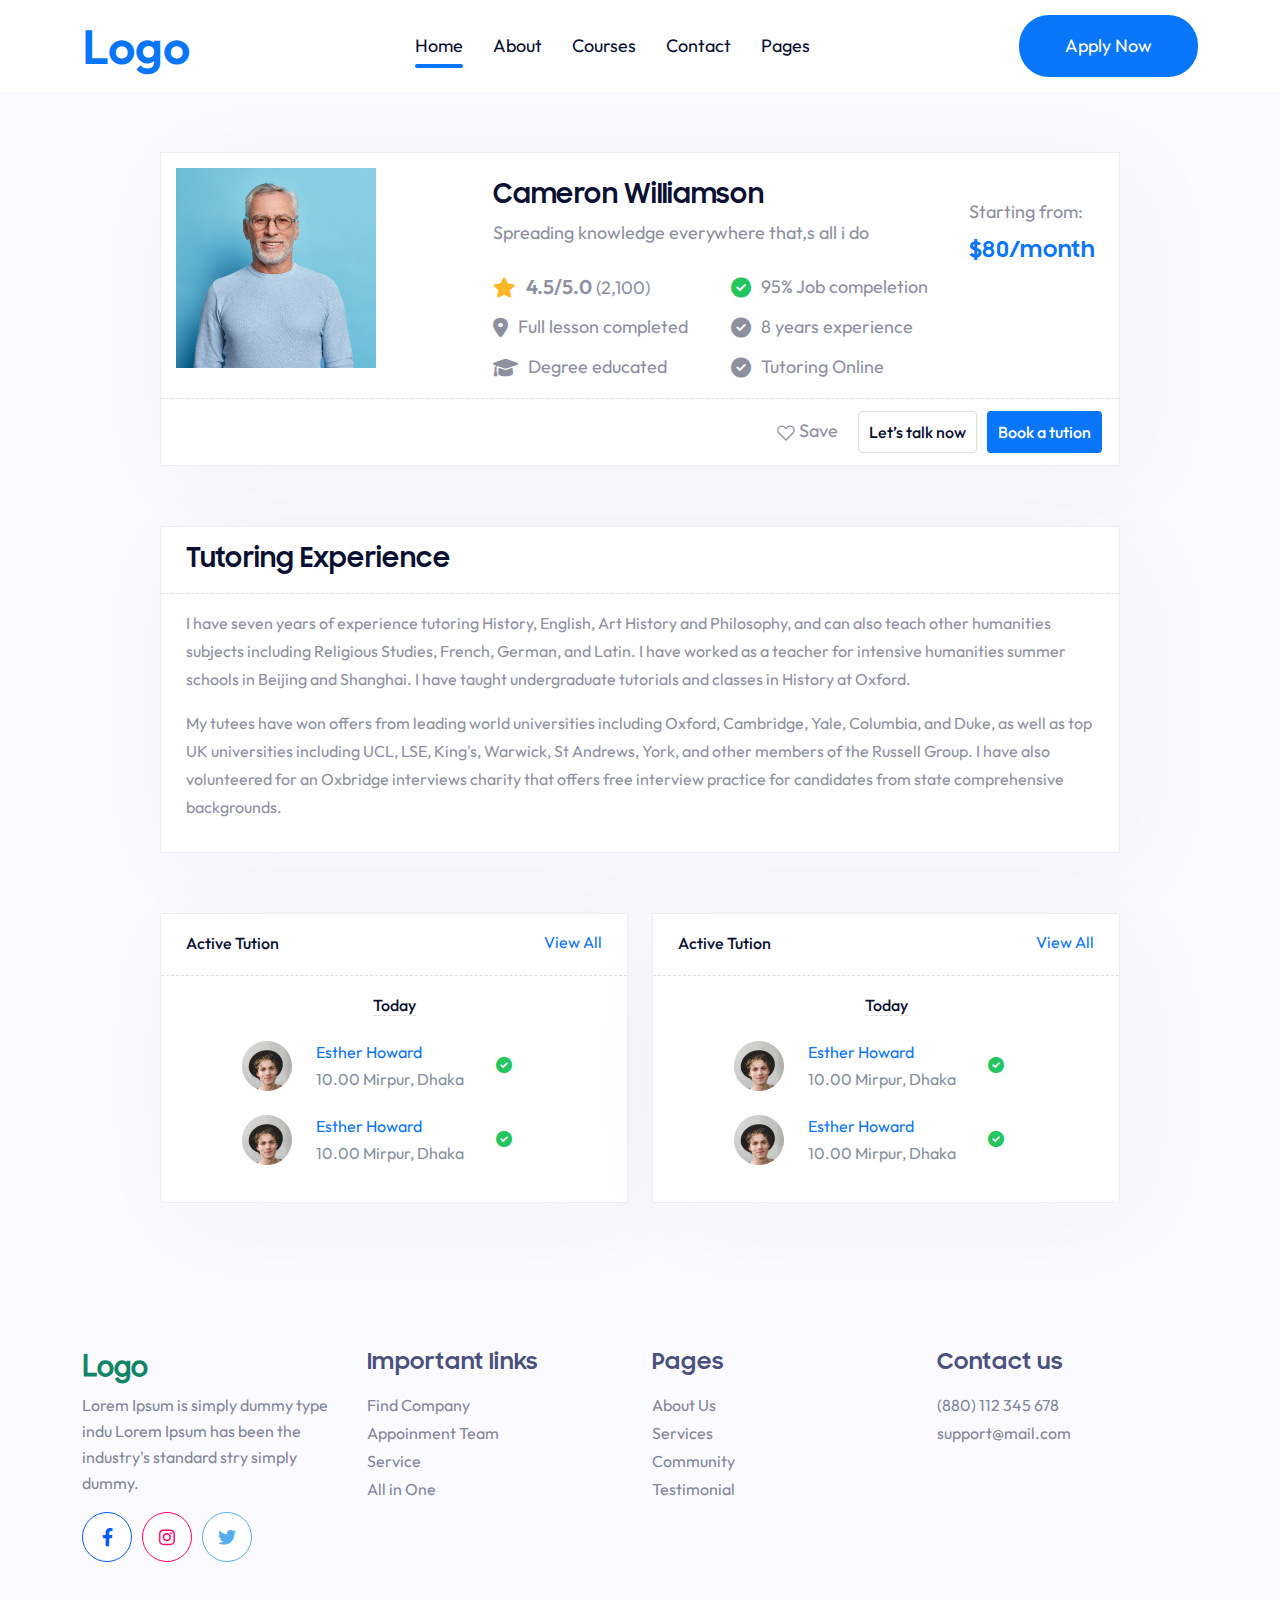
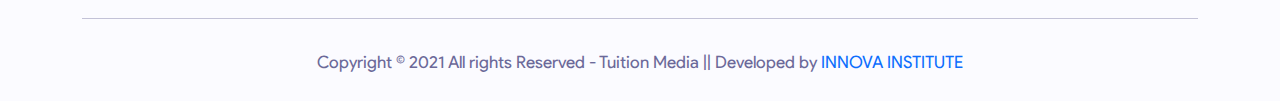
<file: turo-history.html>
<!doctype html>
<html lang="en">
  <head>
    <!-- Required meta tags -->
    <meta charset="utf-8">
    <meta name="viewport" content="width=device-width, initial-scale=1">


    <!-- Bootstrap CSS -->
    <link rel="stylesheet" href="css/bootstrap.min.css">
    <!-- google fonts -->
    <link rel="preconnect" href="https://fonts.googleapis.com">
    <link rel="preconnect" href="https://fonts.gstatic.com" crossorigin>
    <link href="https://fonts.googleapis.com/css2?family=Outfit:wght@300;400;500;600;700;800&display=swap" rel="stylesheet"> 
    <!-- Custom Font -->
    <link rel="stylesheet" href="css/font.css">
    <!-- Fontawesome -->
    <link rel="stylesheet" href="fontawesome-6.1.1-web/css/all.min.css">
    <!-- Main CSS -->
    <link rel="stylesheet" href="css/style.css">
    <!-- responsive css -->
    <link rel="stylesheet" href="css/responsive.css">

    <title>Tuition Media</title>
  </head>
  <body>
 
    <!-- Header area start --> 
    <nav class="navbar main_header navbar-expand-lg">
        <div class="container">
          <a class="navbar-brand logo" href="#">Logo</a>

          <button class="navbar-toggler" type="button" data-bs-toggle="collapse" data-bs-target="#navbar_toggle" aria-expanded="false" aria-label="Toggle navigation">
            <span class="fa-solid fa-bars"></span> 
          </button>

          <div class="main_menu collapse navbar-collapse" id="navbar_toggle">
            <ul class="navbar-nav m-auto my-2 my-lg-0">
               <li><a href="index.html" class="active">Home</a></li>
               <li><a href="about.html">About</a></li>
               <li><a href="allcourses.html">Courses</a></li> 
               <li><a href="contact.html">Contact</a></li>
               <li><a href="#">Pages</a>
                    <ul>
                        <li><a href="jobsboard.html">Jobs board</a></li>
                        <li><a href="#">page 2</a></li>
                        <li><a href="#">page 3</a></li>
                    </ul>
               </li>
            </ul>
            <div class=""> 
               <div class="apply">
                <a href="#" class="apply_btn">Apply Now</a>
               </div>
            </div>
          </div>
        </div>
    </nav>
    <!-- Header area end -->

  
    <!-- profile start -->
    <div class="profile">
        <div class="profile_container">
            <div class="tutor_profile">
                <div class="row profile_padding">
                    <div class="col-md-4">
                        <div class="profile_image">
                            <img src="images/profile.png" alt="">
                        </div>
                    </div>
                    <div class="col-md-6">
                        <div class="profile_description">
                            <h3 class="profile_name">Cameron Williamson</h3>
                            <p class="oneliner">Spreading knowledge everywhere that,s all i do</p>
                            <div class="description_content">
                                <div class="row">
                                    <div class="col-lg-6">
                                        <div class="content_item">
                                            <div class="icon star"><i class="fa-solid fa-star"></i> </div>
                                            <h3 class="item_data"><span>4.5/5.0 </span>(2,100) </h3>
                                        </div>
                                        <div class="content_item">
                                            <div class="icon"><i class="fa-solid fa-location-dot"></i> </i></div>
                                            <h3 class="item_data">Full lesson completed</h3>
                                        </div> 
                                        <div class="content_item">
                                            <div class="icon"><i class="fa-solid fa-graduation-cap"></i> </i></div>
                                            <h3 class="item_data">Degree educated</h3>
                                        </div> 
                                        
                                    </div> 

                                    <div class="col-lg-6">
                                        <div class="content_item">
                                            <div class="icon tik"><i class="fa-solid fa-circle-check"></i></div>
                                            <h3 class="item_data">95% Job compeletion</h3>
                                        </div>  
                                        <div class="content_item">
                                            <div class="icon"><i class="fa-solid fa-circle-check"></i></div>
                                            <h3 class="item_data">8 years experience</h3>
                                        </div>  
                                        <div class="content_item">
                                            <div class="icon"><i class="fa-solid fa-circle-check"></i></div>
                                            <h3 class="item_data">Tutoring Online</h3>
                                        </div>  
                                    </div> 
                                </div> 
                            </div>
                        </div>
                    </div>
                    <div class="col-md-2">
                        <div class="starting_from">
                            <h5 class="starting_text">Starting from:</h5>
                            <h4 class="starting_money">$80/month</h4>
                        </div>
                    </div>
                </div>
                <div class="action_btn">
                    <a href="#" class="save_btn"><img src="images/love.png" alt=""> Save</a>
                    <a href="#" class="talk_btn">Let’s talk now</a>
                    <a href="#" class="book_btn">Book a tution</a>
                </div>
            </div> 

            <div class="portfolio_experience">
                <div class="experience_title">
                    <h3>Tutoring Experience</h3>
                </div>
                <div class="experience_description">
                    <p>I have seven years of experience tutoring History, English, Art History and Philosophy, and can also teach other humanities subjects including Religious Studies, French, German, and Latin. I have worked as a teacher for intensive humanities summer schools in Beijing and Shanghai. I have taught undergraduate tutorials and classes in History at Oxford.</p>
                    <p>My tutees have won offers from leading world universities including Oxford, Cambridge, Yale, Columbia, and Duke, as well as top UK universities including UCL, LSE, King's, Warwick, St Andrews, York, and other members of the Russell Group. I have also volunteered for an Oxbridge interviews charity that offers free interview practice for candidates from state comprehensive backgrounds.</p>
                </div>
            </div>

            <div class="active_tution_area">
                <div class="row">
                    <div class="col-md-6">
                        <div class="active_tution_item">
                            <div class="item_header">
                                <h4>Active Tution</h4>
                                <a href="#">View All</a>
                            </div>
                            <div class="item_body">
                                <h4 class="day">Today</h4>
                                <div class="tution_item">
                                    <div class="row align-items-center">
                                        <div class="col-3">
                                            <div class="profile_image">
                                                <img src="images/tution-profile.png" alt="">
                                            </div>
                                        </div>
                                        <div class="col-6">
                                            <div class="tution_description">
                                                <h4 class="name">Esther Howard</h4>
                                                <h5 class="location">10.00 Mirpur, Dhaka</h5>
                                            </div>
                                        </div>
                                        <div class="col-3">
                                            <div class="icon tik"><i class="fa-solid fa-circle-check"></i></div>
                                        </div>
                                    </div>
                                </div>
                                <div class="tution_item">
                                    <div class="row align-items-center">
                                        <div class="col-3">
                                            <div class="profile_image">
                                                <img src="images/tution-profile.png" alt="">
                                            </div>
                                        </div>
                                        <div class="col-6">
                                            <div class="tution_description">
                                                <h4 class="name">Esther Howard</h4>
                                                <h5 class="location">10.00 Mirpur, Dhaka</h5>
                                            </div>
                                        </div>
                                        <div class="col-3">
                                            <div class="icon tik"><i class="fa-solid fa-circle-check"></i></div>
                                        </div>
                                    </div>
                                </div>
                            </div>
                        </div> 
                    </div>
                    <div class="col-md-6">
                        <div class="active_tution_item">
                            <div class="item_header">
                                <h4>Active Tution</h4>
                                <a href="#">View All</a>
                            </div>
                            <div class="item_body">
                                <h4 class="day">Today</h4>
                                <div class="tution_item">
                                    <div class="row align-items-center">
                                        <div class="col-3">
                                            <div class="profile_image">
                                                <img src="images/tution-profile.png" alt="">
                                            </div>
                                        </div>
                                        <div class="col-6">
                                            <div class="tution_description">
                                                <h4 class="name">Esther Howard</h4>
                                                <h5 class="location">10.00 Mirpur, Dhaka</h5>
                                            </div>
                                        </div>
                                        <div class="col-3">
                                            <div class="icon tik"><i class="fa-solid fa-circle-check"></i></div>
                                        </div>
                                    </div>
                                </div>
                                <div class="tution_item">
                                    <div class="row align-items-center">
                                        <div class="col-3">
                                            <div class="profile_image">
                                                <img src="images/tution-profile.png" alt="">
                                            </div>
                                        </div>
                                        <div class="col-6">
                                            <div class="tution_description">
                                                <h4 class="name">Esther Howard</h4>
                                                <h5 class="location">10.00 Mirpur, Dhaka</h5>
                                            </div>
                                        </div>
                                        <div class="col-3">
                                            <div class="icon tik"><i class="fa-solid fa-circle-check"></i></div>
                                        </div>
                                    </div>
                                </div>
                            </div>
                        </div> 
                    </div>
                </div>
            </div>
        </div>
    </div>
    <!-- profile end -->

    
      


    <!-- Footer start -->
    <div class="footer">
        <div class="container">
            <div class="footer_top">
                <div class="row">
                    <div class="col-lg-3 col-md-6 ">
                        <div class="footer_intro">
                            <h3>Logo</h3>
                            <p>Lorem Ipsum is simply dummy type indu Lorem Ipsum has been the industry's standard stry simply dummy.</p>
                            <div class="social_links">
                                <ul>
                                    <li class="facebook"><a href="#"><i class="fa-brands fa-facebook-f"></i></a></li>
                                    <li class="instagram"><a href="#"><i class="fa-brands fa-instagram"></i></a></li>
                                    <li class="twitter"><a href="#"><i class="fa-brands fa-twitter"></i></a></li>
                                </ul>
                            </div>
                        </div>
                    </div>
                    <div class="col-lg-3 col-md-6 ">
                        <div class="important_links">
                            <div class="link_title">
                                <h3>Important links</h3>
                            </div> 
                            <ul>
                                <li><a href="#">Find Company</a></li>
                                <li><a href="#">Appoinment Team</a></li>
                                <li><a href="#">Service</a></li>
                                <li><a href="#">All in One</a></li>
                            </ul> 
                        </div>
                    </div>
                    <div class="col-lg-3 col-md-6 ">
                        <div class="pages">
                            <div class="pages_title">
                                <h3>Pages</h3>
                            </div> 
                            <ul>
                                <li><a href="#">About Us</a></li>
                                <li><a href="#">Services</a></li>
                                <li><a href="#">Community</a></li>
                                <li><a href="#">Testimonial</a></li>
                            </ul> 
                        </div>
                    </div>
                    <div class="col-lg-3 col-md-6 ">
                        <div class="contact_us">
                           <div class="contact_title">
                               <h3>Contact us</h3>
                           </div>
                           <div class="contact_item">
                               <a href="tel:01700000000">(880) 112 345 678</a>
                               <a href="mailto:something@gmail.com">support@mail.com</a>
                           </div>
                        </div>
                   </div>
                </div>
            </div>
            <div class="copyright_area">
                <p>Copyright &copy; 2021 All rights Reserved - Tuition Media || Developed by <a target="_blunk" href="https://innovainst.com/">INNOVA INSTITUTE</a></p>
            </div>
        </div>
    </div>
    <!-- Footer end -->
    <!-- jquery -->
    <script src="js/jquery.min.js"></script>
    <!-- Bootstrap JS -->
    <script src="js/popper.min.js"></script>
    <script src="js/bootstrap.min.js"></script>
    <!-- tabs js -->
    <script src="js/jquery.tabs.min.js"></script>
    <script src="js/script.js"></script> 

  </body>
</html>
</file>
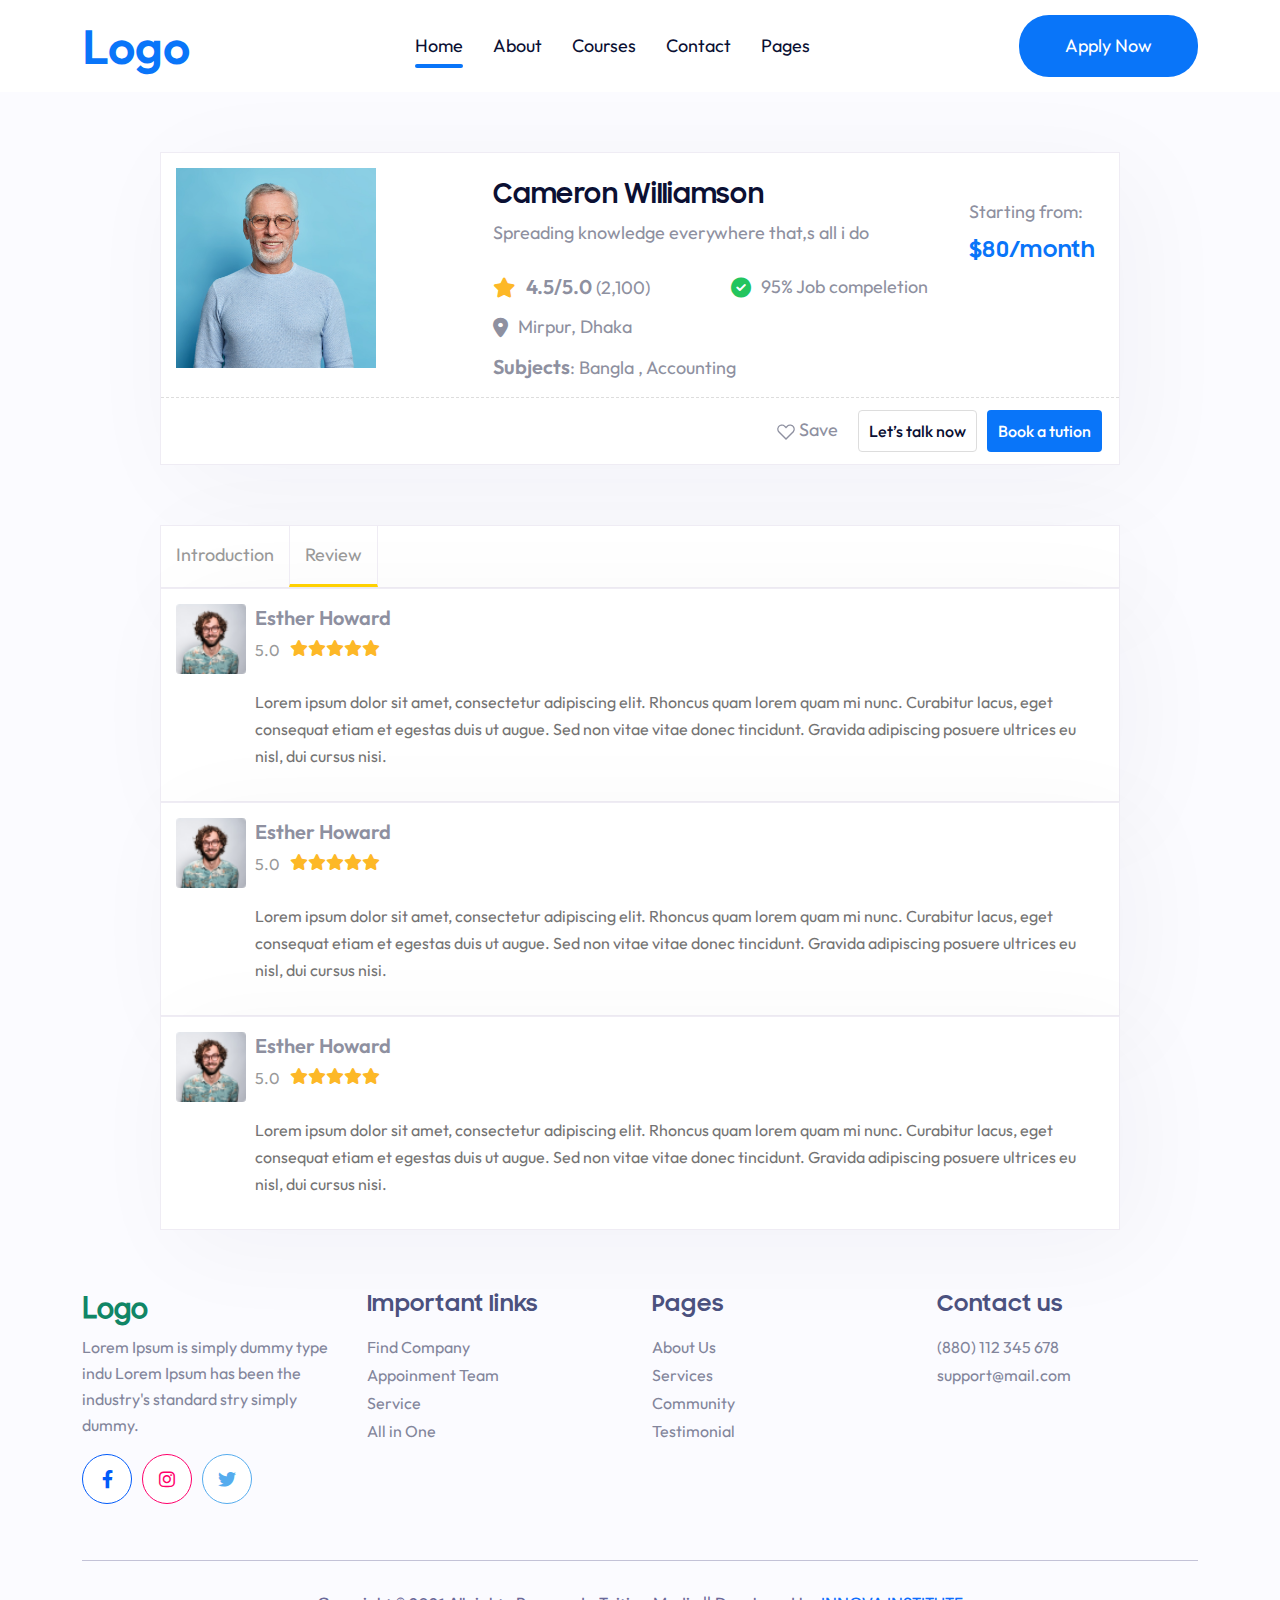
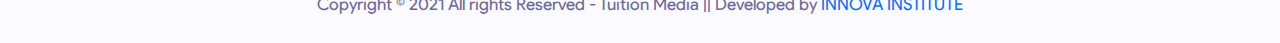
<file: tutor-profile.html>
<!doctype html>
<html lang="en">
  <head>
    <!-- Required meta tags -->
    <meta charset="utf-8">
    <meta name="viewport" content="width=device-width, initial-scale=1">


    <!-- Bootstrap CSS -->
    <link rel="stylesheet" href="css/bootstrap.min.css">
    <!-- google fonts -->
    <link rel="preconnect" href="https://fonts.googleapis.com">
    <link rel="preconnect" href="https://fonts.gstatic.com" crossorigin>
    <link href="https://fonts.googleapis.com/css2?family=Outfit:wght@300;400;500;600;700;800&display=swap" rel="stylesheet"> 
    <!-- Custom Font -->
    <link rel="stylesheet" href="css/font.css">
    <!-- Fontawesome -->
    <link rel="stylesheet" href="fontawesome-6.1.1-web/css/all.min.css">
    <!-- Main CSS -->
    <link rel="stylesheet" href="css/style.css">
    <!-- responsive css -->
    <link rel="stylesheet" href="css/responsive.css">

    <title>Tuition Media</title>
  </head>
  <body>
 
    <!-- Header area start --> 
    <nav class="navbar main_header navbar-expand-lg">
        <div class="container">
          <a class="navbar-brand logo" href="#">Logo</a>

          <button class="navbar-toggler" type="button" data-bs-toggle="collapse" data-bs-target="#navbar_toggle" aria-expanded="false" aria-label="Toggle navigation">
            <span class="fa-solid fa-bars"></span> 
          </button>

          <div class="main_menu collapse navbar-collapse" id="navbar_toggle">
            <ul class="navbar-nav m-auto my-2 my-lg-0">
               <li><a href="index.html" class="active">Home</a></li>
               <li><a href="about.html">About</a></li>
               <li><a href="allcourses.html">Courses</a></li> 
               <li><a href="contact.html">Contact</a></li>
               <li><a href="#">Pages</a>
                    <ul>
                        <li><a href="jobsboard.html">Jobs board</a></li>
                        <li><a href="#">page 2</a></li>
                        <li><a href="#">page 3</a></li>
                    </ul>
               </li>
            </ul>
            <div class=""> 
               <div class="apply">
                <a href="#" class="apply_btn">Apply Now</a>
               </div>
            </div>
          </div>
        </div>
    </nav>
    <!-- Header area end -->

  
    <!-- profile start -->
    <div class="profile">
        <div class="profile_container">
            <div class="tutor_profile">
                <div class="row profile_padding">
                    <div class="col-md-4">
                        <div class="profile_image">
                            <img src="images/profile.png" alt="">
                        </div>
                    </div>
                    <div class="col-md-6">
                        <div class="profile_description">
                            <h3 class="profile_name">Cameron Williamson</h3>
                            <p class="oneliner">Spreading knowledge everywhere that,s all i do</p>
                            <div class="description_content">
                                <div class="row">
                                    <div class="col-lg-6">
                                        <div class="content_item">
                                            <div class="icon star"><i class="fa-solid fa-star"></i></i></div>
                                            <h3 class="item_data"><span>4.5/5.0 </span>(2,100) </h3>
                                        </div>
                                        <div class="content_item">
                                            <div class="icon"><i class="fa-solid fa-location-dot"></i></i></i></div>
                                            <h3 class="item_data">Mirpur, Dhaka</h3>
                                        </div> 
                                    </div> 
                                    <div class="col-lg-6">
                                        <div class="content_item">
                                            <div class="icon tik"><i class="fa-solid fa-circle-check"></i></div>
                                            <h3 class="item_data">95% Job compeletion</h3>
                                        </div> 
                                         
                                    </div> 
                                </div>
                                <div class="subject">
                                    <div class="sub_content"> 
                                        <h3 class="item_data"><span>Subjects</span>: Bangla , Accounting</h3>
                                    </div> 
                                </div>
                            </div>
                        </div>
                    </div>
                    <div class="col-md-2">
                        <div class="starting_from">
                            <h5 class="starting_text">Starting from:</h5>
                            <h4 class="starting_money">$80/month</h4>
                        </div>
                    </div>
                </div>
                <div class="action_btn">
                    <a href="#" class="save_btn"><img src="images/love.png" alt=""> Save</a>
                    <a href="#" class="talk_btn">Let’s talk now</a>
                    <a href="#" class="book_btn">Book a tution</a>
                </div>
            </div>
            <!-- review start -->
            <div class="profile_review" id="myTab"> 
                    
                <div class="review_menu">
                    <ul class="jq-tab-menu">
                        <li class="profile_review_title_tab" data-tab="1">Introduction</li>
                        <li class="profile_review_title_tab active" data-tab="2">Review</li> 
                    </ul>
                </div> 
                <div class="content_wrapper">
                    <div class="tab_content" data-tab="1">
                        <div class="review_content">
                             <p>Lorem ipsum dolor, sit amet consectetur adipisicing elit. Laudantium veritatis aliquid dignissimos expedita repellendus magni esse, ea voluptate eos veniam numquam. Deserunt praesentium quaerat ea commodi repellat, libero saepe distinctio!</p>
                        </div>                         
                    </div> 
                    <div class="tab_content active" data-tab="2">
                        <div class="review_content">
                            <div class="row">
                                <div class="col-lg-1 col-md-2 col-sm-2 col-3">
                                    <div class="profile_image">
                                        <img src="images/reviewer.png" alt="">
                                    </div>
                                </div>
                                <div class="col-lg-11 col-md-10 col-sm-10 col-7">
                                    <h3 class="reviewer_name">Esther Howard</h3>
                                    <div class="rattings">
                                        <span>5.0</span>
                                        <ul>
                                            <li><i class="fa-solid fa-star"></i></li>
                                            <li><i class="fa-solid fa-star"></i></li>
                                            <li><i class="fa-solid fa-star"></i></li>
                                            <li><i class="fa-solid fa-star"></i></li>
                                            <li><i class="fa-solid fa-star"></i></li>
                                        </ul>
                                    </div>
                                </div>
                            </div>
                            <div class="row">
                                <div class="col-lg-1 col-md-2">
                                     
                                </div>
                                <div class="col-lg-11 col-md-10"> 
                                    <div class="review_comment">
                                        <p>Lorem ipsum dolor sit amet, consectetur adipiscing elit. Rhoncus quam lorem quam mi nunc. Curabitur lacus, eget consequat etiam et egestas duis ut augue. Sed non vitae vitae donec tincidunt. Gravida adipiscing posuere ultrices eu nisl, dui cursus nisi.</p> 
                                    </div>
                                </div>
                            </div>
                        </div>                         
                        <div class="review_content">
                            <div class="row">
                                <div class="col-lg-1 col-md-2 col-sm-2 col-3">
                                    <div class="profile_image">
                                        <img src="images/reviewer.png" alt="">
                                    </div>
                                </div>
                                <div class="col-lg-11 col-md-10 col-sm-10 col-7">
                                    <h3 class="reviewer_name">Esther Howard</h3>
                                    <div class="rattings">
                                        <span>5.0</span>
                                        <ul>
                                            <li><i class="fa-solid fa-star"></i></li>
                                            <li><i class="fa-solid fa-star"></i></li>
                                            <li><i class="fa-solid fa-star"></i></li>
                                            <li><i class="fa-solid fa-star"></i></li>
                                            <li><i class="fa-solid fa-star"></i></li>
                                        </ul>
                                    </div>
                                </div>
                            </div>
                            <div class="row">
                                <div class="col-lg-1 col-md-2">
                                     
                                </div>
                                <div class="col-lg-11 col-md-10"> 
                                    <div class="review_comment">
                                        <p>Lorem ipsum dolor sit amet, consectetur adipiscing elit. Rhoncus quam lorem quam mi nunc. Curabitur lacus, eget consequat etiam et egestas duis ut augue. Sed non vitae vitae donec tincidunt. Gravida adipiscing posuere ultrices eu nisl, dui cursus nisi.</p> 
                                    </div>
                                </div>
                            </div>
                        </div>                         
                        <div class="review_content">
                            <div class="row">
                                <div class="col-lg-1 col-md-2 col-sm-2 col-3">
                                    <div class="profile_image">
                                        <img src="images/reviewer.png" alt="">
                                    </div>
                                </div>
                                <div class="col-lg-11 col-md-10 col-sm-10 col-7">
                                    <h3 class="reviewer_name">Esther Howard</h3>
                                    <div class="rattings">
                                        <span>5.0</span>
                                        <ul>
                                            <li><i class="fa-solid fa-star"></i></li>
                                            <li><i class="fa-solid fa-star"></i></li>
                                            <li><i class="fa-solid fa-star"></i></li>
                                            <li><i class="fa-solid fa-star"></i></li>
                                            <li><i class="fa-solid fa-star"></i></li>
                                        </ul>
                                    </div>
                                </div>
                            </div>
                            <div class="row">
                                <div class="col-lg-1 col-md-2">
                                     
                                </div>
                                <div class="col-lg-11 col-md-10"> 
                                    <div class="review_comment">
                                        <p>Lorem ipsum dolor sit amet, consectetur adipiscing elit. Rhoncus quam lorem quam mi nunc. Curabitur lacus, eget consequat etiam et egestas duis ut augue. Sed non vitae vitae donec tincidunt. Gravida adipiscing posuere ultrices eu nisl, dui cursus nisi.</p> 
                                    </div>
                                </div>
                            </div>
                        </div>                         
                    </div> 
                </div> 
            </div>

 
      
    <!-- review end -->
        </div>
    </div>
    <!-- profile end -->

    
      


    <!-- Footer start -->
    <div class="footer">
        <div class="container">
            <div class="footer_top">
                <div class="row">
                    <div class="col-lg-3 col-md-6 ">
                        <div class="footer_intro">
                            <h3>Logo</h3>
                            <p>Lorem Ipsum is simply dummy type indu Lorem Ipsum has been the industry's standard stry simply dummy.</p>
                            <div class="social_links">
                                <ul>
                                    <li class="facebook"><a href="#"><i class="fa-brands fa-facebook-f"></i></a></li>
                                    <li class="instagram"><a href="#"><i class="fa-brands fa-instagram"></i></a></li>
                                    <li class="twitter"><a href="#"><i class="fa-brands fa-twitter"></i></a></li>
                                </ul>
                            </div>
                        </div>
                    </div>
                    <div class="col-lg-3 col-md-6 ">
                        <div class="important_links">
                            <div class="link_title">
                                <h3>Important links</h3>
                            </div> 
                            <ul>
                                <li><a href="#">Find Company</a></li>
                                <li><a href="#">Appoinment Team</a></li>
                                <li><a href="#">Service</a></li>
                                <li><a href="#">All in One</a></li>
                            </ul> 
                        </div>
                    </div>
                    <div class="col-lg-3 col-md-6 ">
                        <div class="pages">
                            <div class="pages_title">
                                <h3>Pages</h3>
                            </div> 
                            <ul>
                                <li><a href="#">About Us</a></li>
                                <li><a href="#">Services</a></li>
                                <li><a href="#">Community</a></li>
                                <li><a href="#">Testimonial</a></li>
                            </ul> 
                        </div>
                    </div>
                    <div class="col-lg-3 col-md-6 ">
                        <div class="contact_us">
                           <div class="contact_title">
                               <h3>Contact us</h3>
                           </div>
                           <div class="contact_item">
                               <a href="tel:01700000000">(880) 112 345 678</a>
                               <a href="mailto:something@gmail.com">support@mail.com</a>
                           </div>
                        </div>
                   </div>
                </div>
            </div>
            <div class="copyright_area">
                <p>Copyright &copy; 2021 All rights Reserved - Tuition Media || Developed by <a target="_blunk" href="https://innovainst.com/">INNOVA INSTITUTE</a></p>
            </div>
        </div>
    </div>
    <!-- Footer end -->
    <!-- jquery -->
    <script src="js/jquery.min.js"></script>
    <!-- Bootstrap JS -->
    <script src="js/popper.min.js"></script>
    <script src="js/bootstrap.min.js"></script>
    <!-- tabs js -->
    <script src="js/jquery.tabs.min.js"></script>
    <script src="js/script.js"></script> 

  </body>
</html>
</file>
<file: css/font.css>
@font-face {
  font-family: 'SamsungSharpSans';
  src: url('../fonts/samsungsharp/SamsungSharpSans-Bold.eot');
  src: url('../fonts/samsungsharp/SamsungSharpSans-Bold.eot?#iefix') format('embedded-opentype'),
       url('../fonts/samsungsharp/SamsungSharpSans-Bold.ttf') format('truetype'),
       url('../fonts/samsungsharp/SamsungSharpSans-Bold.woff') format('woff'),
       url('../fonts/samsungsharp/SamsungSharpSans-Bold.woff2') format('woff2');
  font-weight: normal;
  font-style: normal;
}
@font-face {
  font-family: 'ProductSans';
  src: url('../fonts/productsans/ProductSansRegular.eot');
  src: url('../fonts/productsans/ProductSansRegular.eot?#iefix') format('embedded-opentype'),
       url('../fonts/productsans/ProductSansRegular.ttf') format('truetype'),
       url('../fonts/productsans/ProductSans-Regular.woff') format('woff'),
       url('../fonts/productsans/ProductSansRegular.woff2') format('woff2');
  font-weight: normal;
  font-style: normal;
}
</file>
<file: css/style.css>
/*     
-------------Table of Contents for Home page---------------
1. Header
2. banner section
3. Popular Book
4. Book Categories
5. magazine
6. latest article
7. Footer

*/

 
/***** some modules *******

1. section title
2. view details

******/

body{
    background-color: #fbfbff;
}

/* body{
    font-family: 'Outfit', sans-serif;
}
/* section title */
/* ul{
    padding: 0;
}
a{
    text-decoration: none;
}
.section_title{
    text-align: center;
}
.section_title .title_text{
    font-family: 'SamsungSharpSans';
    font-size: 35px;
    font-weight: 700;
    color: #151515;
    line-height: 60px;
    position: relative;
}
.section_title .text{
    
}
.section_title .title_text .prev_shape {
    width: 180px;
    height: 2px;
    background-color: #108666;
    display: inline-block;
    position: absolute;
    top: 45%;
    left: 19%
}
.section_title .title_text .prev_shape:after {
    content: '';
    position: absolute;
    right: 0;
    bottom: -275%;
    width: 14px;
    height: 14px;
    background: #108666;
    border-radius: 50%;
    
}
.section_title .title_text .next_shape {
    width: 180px;
    height: 2px;
    background-color: #108666;
    display: inline-block;
    position: absolute;
    top: 45%;
    right: 19%
}
.section_title .title_text .next_shape:after {
    content: '';
    position: absolute;
    left: 0;
    bottom: -275%;
    width: 14px;
    height: 14px;
    background: #108666;
    border-radius: 50%;
    
}
.section_title .title_text .next_shape{

} */
/* view details */
/* .view_details{
    text-align: center;
}
.view_details a{
    font-family: 'ProductSans';
    font-size: 16px;
    font-weight: 700;
    color: #ffffff;
    line-height: 19px;
    text-transform: uppercase;
    text-decoration: none;
    background-color: #108666;
    padding: 20px 30px;
    border-radius: 72px;
    display: inline-block;
    margin-top: 50px;
}
.view_details a i{
    margin-left: 10px;
} */
/* Button Hover effects */
/* .btn_hover{
    position: relative;
    overflow: hidden;
}
.btn_hover span{
    position: relative;
    z-index: 1;
}
.btn_hover::before{
    content: '';
    position: absolute;
    top: 50%;
    left: 50%;
    transform: translate(-50%, -50%);
    width: 0px;
    height: 0px;
    border-radius: 50%;
    background: #d5f2ea;
    transition: width 0.5s, height 0.5s;
}
.btn_hover:hover::before{
     width: 300px;
     height: 300px;
}
.btn_hover span{
    transition: .5s;
}
.btn_hover:hover span{
    color: #000000;
} */


/* *** header start **** */
.navbar-toggler:focus { 
	box-shadow: unset;
}
.main_header{
    padding: 15px 0;
    transition: all 1s;
    z-index: 9999;
    background-color: #ffffff; 
}
.main_header .logo{
    font-family: 'Outfit', sans-serif;
    font-weight: 600;
    font-size: 48px;
    line-height: 58px;
    color: #0975F9;
    line-height: 36px;
} 
.main_header button span {
	color: #0975f9;
    font-size: 30px;
}
.main_header .main_menu ul li{
    position: relative;
    list-style-type: none; 
    margin: 0 15px;
}
.main_header .main_menu ul li a{
    font-family: 'Outfit', sans-serif;
    font-size: 18px;
    font-weight: 400;
    line-height: 28px;
    color: #0B1033;
    text-decoration: none;
    text-transform: capitalize;
    padding: 8px 0;
    display: inline-block;
    position: relative;
} 
.main_header .main_menu ul li > ul{
    position: absolute;
    top: 150%;
    left: 0; 
    min-width: 150px;
    background-color: #ffffff;
    box-shadow: 0 5px 5px -2px rgba(0,0,0,.3);
    border-radius: 5px;
    padding: 10px;
    border-top: 3px solid #0975f9;
    opacity: 0;
    visibility: hidden;
    transition: all .3s ease-in-out;

}
.main_header .main_menu ul li:hover > ul{
    top: 100%;
    visibility: visible;
    opacity: 1;
}
.main_header .main_menu ul li > ul li{
    margin: 0;
    display: block;
}
.main_header .main_menu ul li a.active::after,
.main_header .main_menu ul li::after{
    content: "";
    position: absolute;
    left: auto;
    right: 0;
    bottom: 0;
    width: 0;
    height: 4px;
    background-color: #0975f9;
    border-radius: 5px;
    transition: all 0.3s;
} 
.main_header .main_menu ul li a.active::after,
.main_header .main_menu ul li:hover::after{
    width: 100%;
    right: auto;
    left: 0;
} 

.main_header .apply .apply_btn{
    font-family: 'Outfit', sans-serif;
    font-size: 18px; 
    line-height: 28px;
    color: #ffffff;
    text-decoration: none;
    text-transform: capitalize;
    background:  #0975F9;
    border: 1.5px solid transparent;
    padding: 16px 45px;
    display: inline-block;
    border-radius: 30px;
    transition: all .2s ease-in-out;
}
.main_header .apply .apply_btn:hover{
    background: transparent;
    border: 1.5px solid #0975F9;
    color: #0B1033;
}
.main_header .account a{
    width: 40px;
    height: 40px; 
    background: #F79E06;
    border-radius: 50%;
    display: flex;
    justify-content: center;
    align-items: center;
    color: #ffffff;
}
.main_header.sticky {
	background-color: #ffffff;
	box-shadow: 0px 0px 10px 0px;
	position: fixed;
	top: 0;
	z-index: 1020;
	left: 0;
	width: 100%;
}
.sticky .logo{
    color: #000000;
}
.sticky .main_menu ul li a{
    color: #000000;
}
.sticky button span{
    color: #000000;
}
/* other pages menu color */
.secondary_header {
	background-color: #d5f2ea;
	padding: 20px 0;
}
.secondary_header .logo{
    color: #108666;
}
.secondary_header .main_menu ul li a{
    color: #242424;
}
.secondary_header.sticky{
    background-color: #d5f2ea;
}

/* *** header end **** */

/* banner section start */

.banner_section{ 
    background-image: url('../images/banner.png');
    background-size: cover;
    background-repeat: no-repeat;
    background-position: center;
    position: relative;
    height: 80vh; 
}
.banner_section:after{
    content: '';
    position: absolute;
    top: 0;
    left: 0;
    width: 100%;
    height: 100%;
    background: linear-gradient(to right, rgba(11, 16, 51, 0.7),rgba(11, 16, 51, 0.7));
    z-index: 0;

}
.banner_content{
    text-align: center; 
    position: relative;
    z-index: 1;
    padding: 200px 0 150px;
}
.banner_content .banner_title{
    font-family: 'SamsungSharpSans';
    font-size: 70px;
    font-weight: 700;
    line-height: 91px;
    color: #ffffff; 
}
.banner_content .banner_text{
    font-family: 'Outfit', sans-serif;
    font-weight: 400;
    font-size: 18px;
    color: #ffffff;
    line-height: 30.6px;
    width: 55%;
    margin: auto;
    
}
.banner_content .banner_btn{
    display: flex;
    justify-content: center;
    margin-top: 45px;
}
.banner_content .banner_btn .all_btn{
    font-family: 'Outfit', sans-serif;
    font-size: 16px;
    font-weight: 400;
    color: #0B1033;
    text-decoration: none;
    text-transform: capitalize;
    width: 180px; 
    line-height: 28px;
    border-radius: 10px;
    padding: 14px 0;
    background: #ffffff;
    display: flex;
    align-items: center;
    justify-content: center;
    transition: all .3s ease-in-out; 
    margin: 0 10px;
}
.banner_content .banner_btn .all_btn:hover{
    background-color: #0975F9;
    color: #ffffff;
}
/* banner section end */

/* Tuition section start*/
.tuition{
    padding: 100px 0;
}
.tuition .section_title h2{
    text-align: center;
    font-family: 'SamsungSharpSans';
    font-size: 36px;
    font-weight: 700;
    line-height: 50px;
    color: #002E45;
    text-transform: capitalize;
}
.tuition .tuition_news{
    margin-top: 60px;
}
.post_card{
    background-color: #ffffff;
    padding: 30px;
    border-radius: 20px;
    box-shadow: 0px 7px 90px rgba(132, 140, 207, 0.12); 
    position: relative;
    margin-bottom: 35px;
    transition: all .3s;
}
.post_card:hover {
	box-shadow: 0 5px 5px 2px rgba(132, 140, 207, 0.12);
	transform: translateY(-5px);
}
.post_card .post_card_header {
	display: flex;
	justify-content: space-between;
}
.post_card .post_card_header .class_title h4{
    font-family: 'SamsungSharpSans';
    font-size: 22px; 
    color: #0B1033;
    line-height: 29px;
}
.post_card .post_card_header .job_id span{
    font-family: 'Outfit', sans-serif;
    font-size: 16px;
    font-weight: 500;
    color: #0975F9;
    line-height: 26px;
}
.post_card .post_meta {
	display: flex;
	justify-content: start;
    margin: 5px 0 10px;
}
.post_card .post_meta .location{
    color: #8E90A0;
}
.post_card .post_meta .location i{
    font-size: 20px;
    margin-right: 10px;
}
.post_card .post_meta .location span{
    font-size: 16px;
    margin-right: 15px;
}
.post_card .post_meta .date span{
    font-family: 'Outfit', sans-serif;
    color: #8E90A0;
    font-size: 16px;
    font-weight: 400;
    line-height: 26px;
    margin-left: 15px; 
    position: relative;
}
.post_card .post_meta .date span::before {
	content: '';
	position: absolute;
	left: -15px;
	bottom: 3px;
	width: 1.5px;
	height: 12px;
	background-color: #8E90A0;
}
.post_card .post_card_content{}
.post_card .post_card_content .content_item{
    display: flex;
    align-items: center;
    margin-top: 10px;
}
.post_card .post_card_content .content_item .icon{
    margin-right: 12px;
}
.post_card .post_card_content .content_item .icon i {
	width: 40px;
	height: 40px;
	background: #E6F1FE;
	border-radius: 0px 20px 20px 20px;
	color: #0975F9;
	font-size: 20px;
	display: flex;
	justify-content: center;
	align-items: center;
    transition: all .3s ease-in-out;
}
.post_card .post_card_content .content_item .icon i:hover { 
	background: #0975F9; 
	color: #E6F1FE; 
}
.post_card .post_card_content .content_item .item_data{
    font-family: 'Outfit', sans-serif;
    font-size: 16px;
    font-weight: 500;
    line-height: 26px;
    color: #0B1033;
    text-transform: capitalize;
    margin-bottom: 0;
}
.post_card .button {
	text-align: center;
	position: absolute;
	bottom: -5%; 
	left: 50%;
	transform: translateX(-50%);
}
.post_card .button .view_btn{
    font-family: 'Outfit', sans-serif;
    font-size: 16px;
    font-weight: 400;
    line-height: 26px;
    color: #FFFFFF;
    text-transform: capitalize; 
    background: #0975F9;
    text-decoration: none;
    display: inline-block;
    padding: 10px 26px;
    border-radius: 22px;
   border: 1.5px solid transparent;
   transition: all .2s ease-in-out;
}
.post_card .button .view_btn:hover {
    background: #ffffff;
    border: 1.5px solid #0975F9;
    color: #0B1033;
}
/* Tuition section end*/

/* Newsletter css start*/
.newsletter{
    text-align: center;
    padding: 100px 0 80px;
}
.newsletter .news_subtitle{
    font-family: 'Outfit', sans-serif;
    font-size: 18px;
    line-height: 31px;
    color: #0975F9;
    text-transform: capitalize;
    margin-bottom: 30px;
}
.newsletter .news_title{
    font-family: 'SamsungSharpSans';
    font-size: 36px; 
    line-height: 45px;
    color: #0B1033;
    margin-bottom: 30px;
}
.newsletter .newsletter_form{}
.newsletter .newsletter_form form{
    max-width: 564px;
    margin: auto;
    position: relative;
}
.newsletter .newsletter_form form input{
    width: 100%;
    border: 1.5px solid #0975F9;
    border-radius: 32.5px;
    height: 64px;
    padding: 0 30px;
    font-size: 18px;
}
.newsletter .newsletter_form form .news_btn{
    font-family: 'ProductSans';
    font-size: 16px;
    font-weight: 700;
    line-height: 28px;
    letter-spacing: 1px;
    color: #FFFFFF;
    text-transform: capitalize; 
    background: #0975F9;
    text-decoration: none;
    display: inline-block;
    padding: 12px 26px;
    border-radius: 155px;
    border: 0;
    position: absolute;
    top: 50%;
    right: 1%;
    transform: translateY(-50%);
    transition: all .3s ease-in-out;
}
.newsletter .newsletter_form form .news_btn:hover { 
    color: #000000; 
    background: #dfeeff;   
}
.newsletter{}
.newsletter{}
/* Newsletter css end*/


























/* Footer start */
.footer{ 
}
.footer .footer_top{
    padding: 60px 0 40px;
}
.footer .footer_top .footer_intro{
    
}
.footer .footer_top .footer_intro h3{
    font-family: 'ProductSans';
    font-size: 30px;
    font-weight: 700;
    line-height: 36px;
    color: #108666;

}
.footer .footer_top .footer_intro p{
    font-family: 'Outfit', sans-serif;
    font-weight: 400;
    font-size: 16px;
    color: #82859B;
    line-height: 26px;
}
.footer .footer_top .footer_intro .social_links{

}
.footer .footer_top .footer_intro .social_links ul{
    list-style: none;
    display: flex;
    padding: 0;
}
.footer .footer_top .footer_intro .social_links ul li{
   
    margin-right: 10px;
   
}
.footer .footer_top .footer_intro .social_links ul li a{
    font-size: 18px;
    text-decoration: none;
}
.footer .footer_top .footer_intro .social_links ul li.facebook a{ 
    color: #015BFA;
    border: 1px solid#015BFA;
    width: 50px;
    height: 50px;
    border-radius: 50%;
    background: #ffffff;
    display: flex;
    justify-content: center;
    align-items: center;
    transition: all .2s ease-in-out;
}
.footer .footer_top .footer_intro .social_links ul li.facebook a:hover{
    background: #015BFA;
    color: #ffffff;
}
.footer .footer_top .footer_intro .social_links ul li.instagram a{ 
    color: #FF006B;
    border: 1px solid#FF006B;
    width: 50px;
    height: 50px;
    border-radius: 50%;
    background: #ffffff;
    display: flex;
    justify-content: center;
    align-items: center;
    transition: all .2s ease-in-out;
}
.footer .footer_top .footer_intro .social_links ul li.instagram a:hover{
    background: #FF006B;
    color: #ffffff;
} 
.footer .footer_top .footer_intro .social_links ul li.twitter a{ 
    color: #55ACEE;
    border: 1px solid#55ACEE;
    width: 50px;
    height: 50px;
    border-radius: 50%;
    background: #ffffff;
    display: flex;
    justify-content: center;
    align-items: center;
    transition: all .2s ease-in-out;
}
.footer .footer_top .footer_intro .social_links ul li.twitter a:hover{
    background: #55ACEE;
    color: #ffffff;
}
/* important links */
.footer .footer_top .important_links{ 
}
.footer .footer_top .important_links .link_title{ 
}
.footer .footer_top .important_links .link_title h3{
    font-family: 'SamsungSharpSans';
    font-size: 22px;
    font-weight: 700;
    line-height: 28px;
    color: #4B517E;
    margin-bottom: 15px;
}
.footer .footer_top .important_links ul{
    list-style: none;
    padding: 0;
} 
.footer .footer_top .important_links ul li a{
    color:#82859B;
    font-size: 16px;
    font-family: 'Outfit', sans-serif;
    line-height: 28px;
    text-decoration: none;
    transition: all .2s ease-in-out;
}
.footer .footer_top .important_links ul li a:hover{
    color:#0B1033;     
}

/* categories */
.footer .footer_top .pages{ 
}
.footer .footer_top .pages .pages_title{ 
}
.footer .footer_top .pages .pages_title h3{
    font-family: 'SamsungSharpSans';
    font-size: 22px;
    font-weight: 700;
    line-height: 28px;
    color: #4B517E;
    margin-bottom: 15px;
}
.footer .footer_top .pages ul{
    list-style: none;
    padding: 0;
} 
.footer .footer_top .pages ul li a{
    color:#82859B;
    font-size: 16px;
    font-family: 'Outfit', sans-serif;
    line-height: 28px;
    text-decoration: none;
    transition: all .2s ease-in-out;
}
.footer .footer_top .pages ul li a:hover{
    color: #0B1033; 
}
/* contact */
.footer .footer_top .contact_us{

}
.footer .footer_top .contact_us .contact_title h3{
    font-family: 'SamsungSharpSans';
    font-size: 22px;
    font-weight: 700;
    line-height: 28px;
    color: #4B517E;
    margin-bottom: 15px;
}
.footer .footer_top .contact_us .contact_item a{
    color:#82859B;
    font-size: 16px;
    font-family: 'Outfit', sans-serif;
    line-height: 28px;
    text-decoration: none;
    display: block;
    transition: all .2s ease-in-out;
}
.footer .footer_top .contact_us .contact_item a:hover{
    color: #0B1033; 
}

.copyright_area{
    border-top: 1px solid rgba(107, 105, 153, 0.39);
    padding: 30px 0 10px;
}
.copyright_area p{
    font-family: 'ProductSans';
    color: #6B6999;
    font-size: 17px;
    line-height: 26px;
    font-weight: 400;
    text-align: center;
}
.copyright_area p a{
    text-decoration: none;
}

/* Footer end */


/* job board start*/
.job_board{

}
.job_board nav{
    margin-top: 50px;
}
.job_board nav ul li a:focus{
    box-shadow: unset;
}
.job_board nav ul li a{
    border-color: #015BFA; 
}

 
.job_board .section_title{
    text-align: center;
	font-family: 'SamsungSharpSans';
	font-size: 36px;
	font-weight: 700;
	line-height: 45px;
	color: #0B1033;
	text-transform: capitalize;
    padding-top: 60px; 
} 
.job_board .jobs_post{
    padding: 80px 0;
}
/* job board end*/


/* father registration start*/
.login_registration{
    padding: 100px 0;
}
.login_registration .image_area{
    text-align: center;   
}
.login_registration .image_area img{
    width: 60%;   
}
.login_registration .input_area{
    
}
.login_registration .input_area .input_header{
    margin: 0px 0px 40px;
}
.login_registration .input_area .input_header .subtitle{
    font-family: 'Outfit', sans-serif;
    font-size: 18px;
    line-height: 23px;
    font-weight: 500;
    color: #7B809A;
}
.login_registration .input_area .input_header .title{
    font-family: 'SamsungSharpSans';
    font-size: 30px;
    line-height: 38px;
    color: #0B1033;
    margin-bottom: 26px;
}
.login_registration .input_area .input_header .subtitle_with_link{
    font-family: 'Outfit', sans-serif;
    font-size: 18px;
    line-height: 23px;
    font-weight: 500;
    color: #7B809A;
}
.login_registration .input_area .input_header .subtitle_with_link a{
    text-decoration: none;
}
.login_registration .input_area .field_area{}
.login_registration .input_area form{}
.login_registration .input_area form label{
    font-family: 'Outfit', sans-serif;
    font-size: 19px;
    line-height: 26px;
    font-weight: 500;
    color: #0B1033; 
}
.login_registration .input_area form input{
    background: #F8F8F8;
    padding: 20px;
    border: 2px solid #E8E8E8;
    border-radius: 12px;
    color: #7B809A;
    font-family: 'Outfit', sans-serif;
    font-size: 18px;
    line-height: 23px;
    font-weight: 400;
    margin: 0px 0px 30px;
}
.login_registration .input_area form input:focus{
    background: #ffffff;
}
.login_registration .input_area form input:focus,
.login_registration .input_area form button:focus{
    box-shadow: unset;

}
.login_registration .input_area form button.submit{
    width: 100%;
    padding: 20px;
    border-radius: 12px;
    background: #0975F9;
    border: 2px solid transparent;
    font-family: 'Outfit', sans-serif;
    font-size: 18px;
    line-height: 23px;
    font-weight: 500;
    color: #ffffff;
    margin-bottom: 20px;
    transition: all .2s ease-in-out;
}
.login_registration .input_area form button.submit:hover{
    background: #f8f8f8;
    border: 2px solid #0975F9;
    color: #344767;
}
.login_registration .input_area form button.sign_with_google{
    width: 100%;
    background: #F8F8F8;
    padding: 20px;
    border: 2px solid #E8E8E8;
    border-radius: 12px;
    color: #344767;
    font-family: 'Outfit', sans-serif;
    font-size: 18px;
    line-height: 23px;
    font-weight: 500; 
}
.login_registration .input_area form button.sign_with_google img {
	width: 17px;
	margin: -3px 10px 0px;
}
/* father registration end*/


/* father profile css start */
.profile{}
.profile .father_profile{
    padding: 150px 0;
    position: relative;
}
.profile .father_profile::after {
	content: '';
	position: absolute;
	width: 0;
	height: 0;
	border-style: solid;
	border-width: 770px 0 0 670px;
	border-color: transparent transparent transparent #007bff;
	left: 0;
	bottom: 0;
	z-index: -1;
}
.profile .father_profile .profile_image{
    text-align: right;
}
.profile .father_profile .profile_image img{
    width: 436px;
    margin-right: 50px;
}
.profile .father_profile .profile_info{}
.profile .father_profile .profile_info .name_and_id{}
.profile .father_profile .profile_info .name_and_id .profile_name{
    font-size: 30px;
    font-family: 'SamsungSharpSans'; 
    line-height: 38px;
    color: #0B1033;
}
.profile .father_profile .profile_info .name_and_id .profile_id{
    font-family: 'Outfit', sans-serif; 
    font-weight: 500;
    font-size: 24px;
    line-height: 30px;
    color: #0975F9;
    margin-bottom: 25px;
}
.profile .father_profile .profile_info .other_info{}
.profile .father_profile .profile_info .other_info .info_type {
    display: flex;
    justify-content: space-between;
    margin-bottom: 20px;
}
.profile .father_profile .profile_info .other_info .info_type .first{
    width: 40%;
}
.profile .father_profile .profile_info .other_info .info_type .first .info_name{
    font-family: 'Outfit', sans-serif;
    font-weight: 600;
    font-size: 20px;
    line-height: 28px;
    color: #8E90A0;
}
.profile .father_profile .profile_info .other_info .info_type .second{
    width: 60%;
}
.profile .father_profile .profile_info .other_info .info_type .second .info_value{
    font-family: 'Outfit', sans-serif;
    font-weight: 400;
    font-size: 18px;
    line-height: 28px;
    color: #8E90A0;
}
.profile .father_profile .profile_info .other_info .info_type .second .info_value::before{
    content: ':';
    margin-right: 10px;
}
/* father profile css end */

/* tutor profile start */
.profile{}
.profile .profile_container{
    max-width: 960px;
    margin: auto;
}
.tutor_profile {
	background: #FFFFFF;
	border: 1px solid #EFECF4;
	box-shadow: 17px 17px 100px rgba(11, 16, 51, 0.04);
	margin: 60px 0px;
}
.tutor_profile .profile_padding {
	padding: 15px;
}
.tutor_profile .profile_image{
    max-width: 200px;
    max-height: 200px;
    overflow: hidden;
}
.tutor_profile .profile_image img{
    width: 100%;
}
.tutor_profile .profile_description {
	margin-top: 10px;
}
.tutor_profile .profile_description .profile_name{
    font-family: 'SamsungSharpSans'; 
    font-size: 26px;
    line-height: 33px;
    color: #0B1033;
    text-decoration: capitalize;
}
.tutor_profile .profile_description .oneliner{
    font-family: 'Outfit', sans-serif;
    font-weight: 400;
    font-size: 18px;
    line-height: 28px;
    color: #8E90A0;
}
.tutor_profile .profile_description .description_content{}
.tutor_profile .profile_description .description_content .content_item{
    display: flex; 
    margin-top: 10px;
}
.tutor_profile .profile_description .description_content .content_item .icon{
    font-size: 20px;
    color: #8E90A0;
}
.tutor_profile .profile_description .description_content .content_item .icon i{
    margin-right: 10px;
}
.tutor_profile .profile_description .description_content .content_item .icon.star{
    color: #FDB827;
}
.tutor_profile .profile_description .description_content .content_item .icon.tik{
    color: #23C55E;
}
.tutor_profile .profile_description .description_content .content_item .item_data{
    font-family: 'Outfit', sans-serif;
    font-weight: 400;
    font-size: 18px;
    line-height: 28px;
    color: #8E90A0;
    margin: 0;
}
.tutor_profile .profile_description .description_content .content_item .item_data span{ 
    font-weight: 600;
    font-size: 20px; 
    color: #8E90A0;
}
.tutor_profile .profile_description .description_content .subject{}
.tutor_profile .profile_description .description_content .subject .sub_content{
    margin-top: 10px;
}
.tutor_profile .profile_description .description_content .subject .sub_content .icon{}
.tutor_profile .profile_description .description_content .subject .sub_content .item_data{
    font-family: 'Outfit', sans-serif;
    font-weight: 400;
    font-size: 18px;
    line-height: 28px; 
    margin: 0;
    color: #8E90A0;
}
.tutor_profile .profile_description .description_content .subject .sub_content .item_data span{
    font-weight: 600;
    font-size: 20px;  
}
.tutor_profile .starting_from {
	margin-top: 30px;
}
.tutor_profile .starting_from .starting_text{
    font-family: 'Outfit', sans-serif;
    font-weight: 400;
    font-size: 18px;
    line-height: 28px; 
    margin: 0;
    color: #8E90A0;
}
.tutor_profile .starting_from .starting_money{
    font-family: 'SamsungSharpSans'; 
    font-size: 22px;
    line-height: 28px;
    color: #0975F9;
    margin-top: 10px;
}
.tutor_profile .action_btn {
	display: flex;
	justify-content: end;
    padding: 12px 12px;
    border-top: 1px dashed #DDDDDD;
}
.tutor_profile .action_btn .save_btn{
	font-family: 'Outfit', sans-serif;
    font-weight: 400;
    font-size: 18px;
    line-height: 28px;  
    color: #8E90A0;
    text-decoration: none;
    margin: 0px 5px;
    padding: 6px 10px
}
.tutor_profile .action_btn .talk_btn{
	border: 1px solid #DDDDDD;
    border-radius: 4px;
    padding: 6px 10px;
    font-family: 'Outfit', sans-serif;
    font-weight: 500;
    font-size: 16px;
    line-height: 28px;  
    color: #0B1033;
    text-decoration: none;
    margin: 0px 5px;
    transition: all .3s ease-in-out;
}
.tutor_profile .action_btn .talk_btn:hover{
    background-color: #0975F9;
    color: #ffffff;
}
.tutor_profile .action_btn .book_btn{
	border: 1px solid transparent;
    border-radius: 4px;
    padding: 6px 10px;
    font-family: 'Outfit', sans-serif;
    font-weight: 500;
    font-size: 16px;
    line-height: 28px;  
    color: #ffffff;
    text-decoration: none;
    background-color: #0975F9;
    margin: 0px 5px;
    transition: all .3s ease-in-out;
}
.tutor_profile .action_btn .book_btn:hover{
    border: 1px solid #DDDDDD;
    background: transparent;
    color: #0B1033;
}

.profile_review{}
.profile_review .review_menu{
    background: #FFFFFF;
    border: 1px solid #EFECF4;
    box-shadow: 17px 17px 100px rgba(11, 16, 51, 0.04); 
    box-sizing: border-box;
}
.profile_review .review_menu ul{
    margin: 0;
    padding: 0;
    display: flex;
}
.profile_review .review_menu ul li{
    list-style: none;
    font-family: 'Outfit', sans-serif;
    font-weight: 400;
    font-size: 18px;
    line-height: 28px;  
    color: #999999;
    padding: 15px;
    text-transform: capitalize;
    cursor: pointer;
}
.profile_review .review_menu ul li.active{  
    border-left: 1px solid#EFECF4;
    border-right: 1px solid#EFECF4;
    border-bottom: 3px solid #FFD101;

}
.profile_review .review_content{
    background: #FFFFFF;
    border: 1px solid #EFECF4;
    box-shadow: 17px 17px 100px rgba(11, 16, 51, 0.04); 
    box-sizing: border-box;
    padding: 15px;
    border-bottom: 1px solid #EFECF4;
}
.profile_review .review_content .profile_image {
	width: 70px;
	height: 70px;
}
.profile_review .review_content .profile_image img{
    width: 100%;
}
.profile_review .review_content .reviewer_name{
    font-family: 'Outfit', sans-serif;
    font-weight: 600;
    font-size: 20px;
    line-height: 28px;  
    color: #8E90A0;
    text-transform: capitalize;
}
.profile_review .review_content .rattings{
    display: flex;
}
.profile_review .review_content .rattings span{
    font-family: 'Outfit', sans-serif;
    font-weight: 400;
    font-size: 16px;
    line-height: 20px;  
    color: #999999;
    margin-right: 10px;
}
.profile_review .review_content .rattings ul{
    display: flex;
    list-style: none;
    padding: 0;
    margin: 0;
    color: #FDB827;
}
.profile_review .review_content .rattings ul li{}
.profile_review .review_content .rattings ul li {
	margin-top: -3px;
}
.profile_review .review_content .review_comment p {
	font-family: 'Outfit', sans-serif;
    font-weight: 400;
    font-size: 16px;
    line-height: 27px;  
    color: #747373; 
    margin-top: 15px;
}
.profile_review .review_content p{
    font-family: 'Outfit', sans-serif;
    font-weight: 400;
    font-size: 16px;
    line-height: 27px;  
    color: #747373; 
}
.profile_review .tab_content{ 
    display: none; 
}
.profile_review .tab_content.active{ 
    display: block; 
}
/* tutor profile end */

/* tutor history start */
.portfolio_experience{ 
    background: #FFFFFF;
    border: 1px solid #EFECF4;
    box-shadow: 17px 17px 100px rgba(11, 16, 51, 0.04);
}
.portfolio_experience .experience_title{
    border-bottom: 1px dashed #DDDDDD; 
    padding: 15px 25px 10px;
}
.portfolio_experience .experience_title h3{
    font-family: 'SamsungSharpSans';
    color: #0B1033;
    font-size: 26px;
    line-height: 33px;
    
}
.portfolio_experience .experience_description { 
    padding: 15px 25px;
}
.portfolio_experience .experience_description p{
    font-family: 'Outfit', sans-serif;
    font-weight: 400;
    font-size: 16px;
    line-height: 28px;  
    color: #8E90A0;
}
.active_tution_area{
    margin: 60px 0;
}
.active_tution_area .active_tution_item{
    background: #FFFFFF;
    border: 1px solid #EFECF4;
    box-shadow: 17px 17px 100px rgba(11, 16, 51, 0.04);
    margin-bottom: 25px;
}
.active_tution_area .active_tution_item .item_header{
    border-bottom: 1px dashed #DDDDDD; 
    padding: 15px 25px 10px;
    display: flex;
    justify-content: space-between;
}
.active_tution_area .active_tution_item .item_header h4{
    font-family: 'Outfit', sans-serif;
    font-weight: 500;
    font-size: 16px;
    line-height: 28px;  
    color: #0B1033; 
}
.active_tution_area .active_tution_item .item_header a{
    font-family: 'Outfit', sans-serif;
    font-weight: 400;
    font-size: 16px;
    line-height: 27px;  
    color: #0A75F9; 
    text-decoration: none;
}
.active_tution_area .active_tution_item .item_body{
    padding: 15px 25px;
    text-align: center;
}
.active_tution_area .active_tution_item .item_body h4.day{
    font-family: 'Outfit', sans-serif;
    font-weight: 500;
    font-size: 16px;
    line-height: 28px;  
    color: #0B1033;
    display: inline;
    border-bottom: 1px dashed #DDDDDD; 
}
.active_tution_area .active_tution_item .item_body .tution_item{
    margin: 20px 40px;

}
.active_tution_area .active_tution_item .item_body .tution_item .profile_image{
    text-align: right;
}
.active_tution_area .active_tution_item .item_body .tution_item .tution_description{
    text-align: left;
}
.active_tution_area .active_tution_item .item_body .tution_item .tution_description h4{
    font-family: 'Outfit', sans-serif;
    font-weight: 400;
    font-size: 16px;
    line-height: 27px;  
    color: #0A75F9; 
    margin-bottom: 0;
}
.active_tution_area .active_tution_item .item_body .tution_item .tution_description h5{
    font-family: 'Outfit', sans-serif;
    font-weight: 400;
    font-size: 16px;
    line-height: 27px;  
    color: #868F9C;
    margin-bottom: 0;
}
.active_tution_area .active_tution_item .item_body .tution_item .icon{
    text-align: left;
}
.active_tution_area .active_tution_item .item_body .tution_item .icon i{
    color: #23C55E;
}
/* tutor history end */

/* price start */
.price{
    padding: 100px 0;
}
.price .section_title{
    text-align: center;
}
.price .section_title .subtitle{
    font-family: 'Outfit', sans-serif;
    font-weight: 500;
    font-size: 18px;
    line-height: 31px;  
    color: #0A75F9; 
}
.price .section_title .title{
    font-family: 'SamsungSharpSans';
    color: #0B1033;
    font-size: 36px;
    line-height: 45px;
}
.price .price_table{
    margin-top: 60px;
}
.price .price_table .single_table{
    background: #FFFFFF;
    border: 1px solid #0975F9;
    box-shadow: 0px 100px 80px rgba(9, 117, 249, 0.07), 0px 12.5216px 10.0172px rgba(9, 117, 249, 0.035), 0px 6.6501px 5.32008px rgba(9, 117, 249, 0.0282725);
    backdrop-filter: blur(5000px);
    padding: 30px;
    transition: all .2s ease-in-out;
    margin-bottom: 25px;
}
.price .price_table .single_table:hover{
    background: #0975F9;
    box-shadow: 0px 100px 80px rgba(9, 117, 249, 0.07), 0px 41.7776px 33.4221px rgba(9, 117, 249, 0.0503198), 0px 22.3363px 17.869px rgba(9, 117, 249, 0.0417275), 0px 12.5216px 10.0172px rgba(9, 117, 249, 0.035), 0px 6.6501px 5.32008px rgba(9, 117, 249, 0.0282725), 0px 2.76726px 2.21381px rgba(9, 117, 249, 0.0196802);
    color: #ffffff !important;
}
.price .price_table .single_table .plan_name{
    font-family: 'SamsungSharpSans';
    color: #0975F9;
    font-size: 24px;
    line-height: 42px;
    text-align: center;
}
.price .price_table .single_table:hover .plan_name{ 
    color: #ffffff; 
}

.price .price_table .single_table .plan_price{
    font-family: 'SamsungSharpSans';
    color: #0B1033;
    font-size: 45px;
    line-height: 84px;
    text-align: center;
}
.price .price_table .single_table:hover .plan_price{ 
    color: #ffffff;
}
.price .price_table .single_table .plan_description{
    font-family: 'ProductSans'; 
    font-weight: 400;
    font-size: 18px;
    line-height: 30px;
    text-align: center;
}
.price .price_table .single_table .specifications_list{
    list-style: none;
    padding: 0;
}
.price .price_table .single_table .specifications_list li{
    font-family: 'ProductSans'; 
    font-weight: 400;
    font-size: 18px;
    line-height: 30px; 
    text-align: center;
    position: relative;
    margin-bottom: 5px;
}
.price .price_table .single_table .specifications_list li::before{
    font-family: "Font Awesome 5 Free"; 
    font-weight: 900; 
    content: "\f00c";
    color: #0975F9;
    margin-right: 10px;
}
.price .price_table .single_table:hover .specifications_list li::before{ 
    color: #ffffff;
}
/* price end */

/* all tutor start */
.tutors_section{
    padding: 50px 0;
}
.tutors_section .all_tutors{}
.tutors_section .all_tutors .single_tutor{
    text-align: center;
    margin-bottom: 25px;
    transition: all .3s ease-in-out;
}
.tutors_section .all_tutors .single_tutor:hover{ 
	box-shadow: 0 5px 5px -2px rgba(0,0,0,.3);
	transform: translateY(-5px);
    border-radius: 14px;
} 
.tutors_section .all_tutors .single_tutor .tutor_profile_image {
	background: #E6F1FE;
	border-radius: 14px 14px 0 0; 
	max-height: 300px;
	min-height: 300px;
	overflow: hidden; 
}
.tutors_section .all_tutors .single_tutor .tutor_profile_image img{ 
    width: 100%;

}
.tutors_section .all_tutors .single_tutor .tutor_description{
    background: #F6F3FD;
    border-radius: 0 0 14px 14px;
}
.tutors_section .all_tutors .single_tutor .tutor_description .name{
    font-family: 'Outfit', sans-serif;
    font-weight: 500;
    font-size: 18px;
    line-height: 24px;  
    color: #0A093D; 
    padding: 20px 0 0 0;
    margin: 0;
}
.tutors_section .all_tutors .single_tutor .tutor_description .subject{
    font-family: 'Outfit', sans-serif;
    font-weight: 400;
    font-size: 16px;
    line-height: 26px;  
    color: #0975F9; 
}
.tutors_section .all_tutors .single_tutor .tutor_description .view_details{
    font-family: 'Outfit', sans-serif;
    font-weight: 600;
    font-size: 13px;
    line-height: 23px;  
    color: #ffffff; 
    text-decoration: none;
    background: #0975F9;
    border: 1.5px solid transparent;
    padding: 6px 40px;
    display: inline-block;
    border-radius: 17.5px;
    margin-bottom: 20px;
    transition: all .2s ease-in-out;
}
.tutors_section .all_tutors .single_tutor .tutor_description .view_details:hover{
    background: transparent;
    border: 1.5px solid #0975F9;
    color: #0B1033;
}
/* all tutor end */
</file>
<file: css/responsive.css>
@media all and (max-width: 1400px){
    
}

@media all and (max-width: 1200px){
    /* header start */
    .main_header .apply .apply_btn { 
        font-size: 17px;
        line-height: 20px; 
        padding: 15px 35px; 
    }
    /* header end */
    .banner_content { 
        padding: 130px 0 150px;
    }
    .banner_section { 
        height: 70vh;
    }
    /* newsletter css */
    .newsletter { 
        padding: 50px 80px;
    }
    /* price start */
    .price {
        padding: 65px 0;
    }
    .price .section_title .title { 
        font-size: 30px;
        line-height: 40px;
    }
    .price .section_title .subtitle { 
        font-size: 15px;
        line-height: 25px; ;
    }
    .price .price_table .single_table .plan_name {  
        font-size: 20px;
        line-height: 35px; 
    }
    .price .price_table .single_table .plan_price { 
        font-size: 38px;
        line-height: 70px; 
    }
    /* price end */

    /* login registration start */
    .login_registration {
        padding: 60px 0;
    }
    .login_registration .input_area .input_header .subtitle { 
        font-size: 15px;
        line-height: 18px; 
    }
    .login_registration .input_area .input_header .title { 
        font-size: 25px;
        line-height: 28px; 
        margin-bottom: 20px;
    }
    .login_registration .input_area .input_header {
        margin: 0px 0px 30px;
    }
    .login_registration .input_area form input { 
        padding: 15px; 
        font-size: 16px;
        line-height: 20px; 
        margin: 0px 0px 16px;
    }
    .login_registration .input_area form button.submit { 
        padding: 15px;
        border-radius: 12px; 
        font-size: 16px;
        line-height: 18px; 
        margin-bottom: 16px; 
    }
    .login_registration .input_area form button.sign_with_google { 
        padding: 15px; 
        border-radius: 12px; 
        font-size: 16px;
        line-height: 18px; 
    }
    /* login registration end */
}
@media all and (max-width: 992px){
    /* header start */
    .main_header .main_menu ul li a { 
        padding: 8px 0; 
    }
    /* header end */

    

    /* banner css */
    .banner_content .banner_title { 
        font-size: 50px; 
    }
    .banner_content {
        padding: 70px 0;
    }
    .banner_content .banner_text { 
        width: 80%; 
    }
    .banner_section {
        height: unset;
    }

    /* title shape css start*/
    .section_title .title_text .prev_shape { 
        position: absolute;
        top: 45%;
        left: 0%;
        width: 160px;
    }
    .section_title .title_text .next_shape { 
        position: absolute;
        top: 45%;
        right: 0%;
        width: 160px;
    }
    /* title shape css end*/

    /* father profile start */
    
    .profile .father_profile .profile_image {
        position: relative;
        padding: 0px 0px 80px;
    }
    
    .profile .father_profile .profile_image::after {
        content: '';
        position: absolute;
        width: 0;
        height: 0;
        border-style: solid;
        border-width: 730px 0 0 670px;
        border-color: transparent transparent transparent #007bff;
        left: 0;
        bottom: 0;
        z-index: -1;
    }
    .profile .father_profile::after {
        border-width: 0;
    }
    .profile .father_profile .profile_image {
        text-align: center;
    }
    /* father profile end */

    /* pircing start */
    .price {
        padding: 40px 0;
    }
    .price .price_table .single_table .plan_price {
        font-size: 35px;
        line-height: 55px;
    }
    .price .price_table {
        margin-top: 40px;
    }
    /* pircing end */

    /* tutor profile start */
    .tutor_profile .starting_from .starting_text { 
        font-size: 15px;
        line-height: 15px; 
    }
    .tutor_profile .starting_from .starting_money { 
        font-size: 16px;
        line-height: 14px; 
        margin-top: 10px;
    }
    .tutor_profile .profile_description .profile_name { 
        font-size: 22px;
        line-height: 24px; 
    }
    .tutor_profile .profile_description .oneliner { 
        font-size: 15px;
        line-height: 18px; 
    }
    .tutor_profile .profile_description .description_content .content_item .item_data { 
        font-size: 14px;
        line-height: 30px; 
    }
    .tutor_profile .profile_description .description_content .content_item .item_data span { 
        font-size: 16px; 
    }
    .tutor_profile .profile_description .description_content .subject .sub_content .item_data span { 
        font-size: 16px;
    }
    .tutor_profile .profile_description .description_content .subject .sub_content .item_data { 
        font-size: 14px; 
    }
    .tutor_profile .profile_description .description_content .content_item {
        display: flex;
        margin-top: 5px;
    }
    /* tutor profile end */
    
}





@media all and (max-width: 767px){
    .main_header .main_menu{
        text-align: center;
    }
    .main_header .main_menu ul li > ul { 
        left: 50%;
        transform: translateX(-20%);
    }

    /* banner css start */
    .banner_content .banner_btn { 
        flex-wrap: wrap;
        align-items: center;

    }
    .banner_content .banner_btn { 
        margin-top: 20px;
    }
    .banner_content .banner_btn .all_btn { 
        margin: 15px 7.5px 0;
    }
    .banner_content .banner_btn .all_btn { 
        font-size: 14px;   
        width: 150px;
        line-height: 20px;
        border-radius: 10px;
        padding: 14px 0; 
        display: flex; 
        margin: 15px 7.5px 0; 
    }
    .banner_content .banner_title { 
        line-height: 57px; 
    }
    .banner_content .banner_title {
        font-size: 37px;
    } 
    /* banner css end */ 

    /* tution start */
    .tuition {
        padding: 70px 0;
    }
    .tuition .section_title h2 { 
        font-size: 30px;  
    }
    /* tution end */
    /* newsletter css start */
    .newsletter {
        text-align: center;
        padding: 0px 0px 50px;

    }
    .newsletter .news_title { 
        font-size: 25px; 
    }
    /* newsletter css start */

    /* login register css start */
    .login_registration {
        padding: 50px 0;
    }
    .login_registration .image_area { 
        display: none;
    }
    .login_registration .input_area .input_header {
        margin: 0px 0px 30px;
        text-align: center;
    }
    /* login register css end */

    /* father registration start */
    .profile .father_profile .profile_image::after {
        content: '';
        position: absolute;
        width: 0;
        height: 0;
        border-style: solid;
        border-width: 660px 0 0 525px;
        border-color: transparent transparent transparent #007bff;
        left: 0;
        bottom: 0;
        z-index: -1;
    }
    .profile .father_profile .profile_info .other_info .info_type .first {
        width: 28%;
    }
    .profile .father_profile .profile_info .other_info .info_type .second {
        width: 72%;
    }
    /* father registration end */

    /* price start */
    .price {
        padding: 45px 0;
    }
    /* price end */
    /* profile start */
    .tutor_profile .action_btn { 
        justify-content: center; 
    }
    .tutor_profile .profile_description .description_content .content_item {
        display: flex;
        margin-top: 10px; 
    }
    .tutor_profile .profile_padding { 
        text-align: center;
    }
    .tutor_profile .profile_image { 
        margin: auto;
    }
    .tutor_profile .profile_description .description_content {
        width: 165px;
        margin: auto;
    }
    /* profile end */


    /* footer css start */
    .footer .footer_top {
        padding: 40px 0;
        text-align: center;
    }
    .footer .footer_top .footer_intro .social_links ul { 
        justify-content: center;
    }
    /* footer css end */
    
}










@media all and (max-width: 576px){
    .main_header .apply .apply_btn {
        font-size: 15px;
        line-height: 15px;
        padding: 12px 25px;
    }
    /* banner css start*/
    .banner_content .banner_title { 
        line-height: 50px; 
    }

    /* banner css end */
    /* pagination start */
    .job_board nav ul li a .next,
    .job_board nav ul li a .prev{
        display: none;
    }
    /* pagination end */
    /* father profile start */
    .profile .father_profile .profile_image img {
        width: 80%;
        margin-right: 0px;
    }
    .profile .father_profile .ps-5 {
        padding-left: 10px !important;
    }
    .profile .father_profile .profile_info .other_info .info_type .first .info_name { 
        font-size: 18px; 
    }
    .profile .father_profile .profile_info .other_info .info_type .second .info_value { 
        font-size: 16px; 
    }
    /* father profile end */

    /* profile start */
    .tutor_profile .action_btn { 
        padding: 12px 0px; 
    }
    .tutor_profile .action_btn .talk_btn {  
        padding: 6px 4px;  
        font-size: 14px;   
        margin: 0px 0px; 
    }
    .tutor_profile .starting_from .starting_text { 
        font-size: 16px; 
    }
   
    /* profile end */

    /* tutors start */
    .tutors_section .all_tutors .single_tutor .tutor_profile_image {
        background: #E6F1FE;
        border-radius: 14px 14px 0 0;
        max-height: 260px;
        min-height: 260px;
        overflow: hidden;
        padding-top: 20px;
    }
    /* tutors end */

    /* login registration start */
    .login_registration {
        padding: 25px 0;
    }
    .login_registration .input_area .input_header .subtitle {
        font-size: 14px;
        line-height: 14px;
    }
    .login_registration .input_area .input_header .title {
        font-size: 22px;
        line-height: 20px;
        margin-bottom: 15px;
    }
    .login_registration .input_area .input_header {
        margin: 0px 0px 20px; 
    }
    .login_registration .input_area form label { 
        font-size: 14px;
        line-height: 14px; 
    }
    /* login registration end */
    /* profile start */
    .tutor_profile .starting_from {
        margin-top: 20px;
    }
    .tutor_profile .profile_description .description_content .content_item { 
        margin-top: 5px; 
    }
    /* profile end */
     
}
@media all and (max-width: 530px){
    /* banner css */
    .banner_content .banner_readMore { 
        width: 160px;
        height: 50px; 
    }
    .section_title .title_text .prev_shape { 
        display: none;
    }
    .section_title .title_text .next_shape { 
        display: none;
    }
    .tuition {
        padding: 25px 0;
    }
    /* father profile start */
    .profile .father_profile .profile_image::after { 
        border-width: 550px 0 0 400px; 
    }
    .profile .father_profile {
        padding: 100px 0; 
    }
    /* father profile end */
}






@media all and (max-width: 500px){

    /* main header start */
    .main_header {
        padding: 7px 0; 
    }
    .main_header .logo { 
        font-size: 35px; 
    }
    .main_header .main_menu ul li a {
        padding: 5px 0;
    }
    .main_header .main_menu ul li a { 
        font-size: 15px;
        font-weight: 400;
        line-height: 20px; 
        padding: 8px 0; ;
    }
    /* main header end */
    /* banner css start */
    .banner_content {
        padding: 45px 0;
    }
    .banner_content .banner_title {
        line-height: 33px;
        font-size: 22px;
    }
    .banner_content .banner_text { 
        font-size: 14px; 
        line-height: 20.6px; 
    }
    .banner_content .banner_btn .all_btn {
        font-size: 13px;
        width: 139px;
        line-height: 18px;  
        margin: 13px 4.5px 0;
    }
    /* banner css end */

    /* tuition start */
    .tuition .tuition_news {
        margin-top: 15px;
    }
    .tuition .section_title h2 {
        font-size: 22px;
    }
    /* tuition end */

    /* post card start */
    .post_card .post_card_header .class_title h4 { 
        font-size: 14px; 
        line-height: 20px;
    }
    .post_card .post_card_header .job_id span { 
        font-size: 14px; 
        line-height: 20px;
    }
    .post_card .post_meta .location i {
        font-size: 15px;
        margin-right: 7px;
    }
    .post_card .post_meta .location span {
        font-size: 13px;
        margin-right: 15px;
    }
    .post_card .post_meta .date span { 
        font-size: 13px; 
    }
    .post_card .post_card_content .content_item .item_data { 
        font-size: 13px; 
        line-height: 20px; 
    }
    .post_card .post_card_content .content_item .icon i {
        width: 35px;
        height: 35px; 
        font-size: 15px; 
    }
    .post_card .button .view_btn { 
        font-size: 14px;
        font-weight: 400;
        line-height: 14px; 
        padding: 10px 16px;
        border-radius: 22px; 
    }
    /* post card end */

    /* newsletter start */
    .newsletter .news_subtitle { 
        font-size: 13px;
        line-height: 20px;  
        margin-bottom: 15px;
    }
    .newsletter .news_title { 
        font-size: 20px;
        line-height: 20px; 
        margin-bottom: 20px;
    }
    .newsletter .newsletter_form form input {
        width: 100%; 
        height: 35px;
        padding: 0 18px;
        font-size: 14px;
    }
    .newsletter .newsletter_form form .news_btn { 
        font-size: 12px;
        font-weight: 500;
        line-height: 16px; 
        padding: 12px 26px; 
    }
    .newsletter .newsletter_form form .news_btn {
        padding: 7px 8px;
    }
    .newsletter { 
        padding: 0px 0px 20px;
    }
    /* newsletter end */

    /* pirce start */
   .price .section_title .subtitle { 
	    font-size: 16px; 
    }
   .price .section_title .title {  
        font-size: 22px;
        line-height: 30px;
    }
    .price .price_table .single_table .plan_price { 
        font-size: 30px;
        line-height: 50px; 
        margin-bottom: 10px;
    }
    .price .price_table .single_table .plan_name { 
        font-size: 21px;
        line-height: 30px; 
    }
   /* pirce end */

    /*tutors start */
    .tutors_section .all_tutors .single_tutor .tutor_profile_image { 
        max-height: 230px;
        min-height: 230px; 
        padding-top: 10px;
    }
    /*tutors end */
    .portfolio_experience .experience_title h3 { 
        font-size: 20px;
        line-height: 25px;
        text-align: center;
    }
    .portfolio_experience .experience_description p { 
        font-size: 14px;
        line-height: 24px; 
    }
   /* footer start */
   .footer .footer_top {
	padding: 20px 0; 
    }
    .footer .footer_top .footer_intro p { 
        font-size: 14px; 
        line-height: 20px;
    }
    .footer .footer_top .footer_intro .social_links ul li.facebook a,
    .footer .footer_top .footer_intro .social_links ul li.instagram a,
    .footer .footer_top .footer_intro .social_links ul li.twitter a { 
        width: 40px;
        height: 40px;  
        font-size: 16px;
    }
    .footer .footer_top .important_links .link_title h3 { 
        font-size: 18px; 
        line-height: 22px; 
        margin-bottom: 10px;
    }
    .footer .footer_top .important_links ul li a { 
        font-size: 14px; 
        line-height: 22px; 
    }
    .footer .footer_top .pages .pages_title h3 { 
        font-size: 18px; 
        line-height: 22px; 
        margin-bottom: 10px;
    }
    .footer .footer_top .pages ul li a { 
        font-size: 14px; 
        line-height: 22px; 
    }
    .footer .footer_top .contact_us .contact_title h3 { 
        font-size: 18px; 
        line-height: 22px; 
        margin-bottom: 10px;
    }
    .footer .footer_top .contact_us .contact_item a { 
        font-size: 14px; 
        line-height: 22px; 
    }
    .copyright_area { 
        padding: 10px 0 0px;
    }
    .copyright_area p { 
        font-size: 14px;
        line-height: 22px; 
    }
   /* footer end */

}

@media all and (max-width: 450px){

    /* main header start */
    .main_header button span { 
        font-size: 25px !important;
    }
    /* main header end */

   /* father profile start */
   .profile .father_profile .profile_image::after { 
	border-width: 400px 0 0 300px; 
    }
    .profile .father_profile {
        padding: 50px 0; 
    }
   /* father profile end */
   /* tution history start */
   .active_tution_area .active_tution_item .item_body .tution_item {
	margin: 20px 0px;
    }
   /* tution history end */

   /* tutors start */
   .tutors_section .all_tutors .single_tutor .tutor_profile_image {
	max-height: 135px;
	min-height: 135px;
	padding-top: 6px;
    }
    .tutors_section .all_tutors .single_tutor .tutor_description .name { 
        font-size: 14px;
        line-height: 15px; 
        padding: 11px 0 0 0; 
    }
    .tutors_section .all_tutors .single_tutor .tutor_description .subject { 
        font-size: 13px;
        line-height: 26px; 
        margin-top: 5px;
    }
    .tutors_section .all_tutors .single_tutor .tutor_description .view_details {
        font-family: 'Outfit', sans-serif;
        font-weight: 600;
        font-size: 12px;
        line-height: 16px;
        color: #ffffff;
        text-decoration: none;   
        padding: 5px 16px;
        display: inline-block; 
        margin-bottom: 15px;
        transition: all .2s ease-in-out;
    }
    .tutors_section .all_tutors .single_tutor .tutor_description .view_details {
        font-family: 'Outfit', sans-serif;
        font-weight: 600;
        font-size: 12px;
        line-height: 16px; 
        text-decoration: none;
        background: #0975F9;
        border: 1.5px solid transparent;
        padding: 5px 16px;
        display: inline-block;
        border-radius: 17.5px;
        margin-bottom: 15px;
        transition: all .2s ease-in-out;
    }
    .tutors_section .all_tutors .row > * { 
        padding-right: calc(var(--bs-gutter-x) * .2);
        padding-left: calc(var(--bs-gutter-x) * .2);
        margin-top: var(--bs-gutter-y);
    }
    .tutors_section .all_tutors .single_tutor { 
        margin-bottom: 9px; 
    }
    .tutors_section {
        padding: 20px 0;
    }
   /* tutors end */

   /* pagination start */
   .pagination{
        margin-top: 1rem;
   }
   .pagination .page-item {
	    font-size: 13px;
    }
    .pagination .page-link {
        padding: .3rem .6rem;
    }
    .pagination .page-link:focus{
        box-shadow: unset;
    }
   .page-item {
	    font-size: 13px;
    }
   /* pagination end */

   /* login registration start */
   .login_registration .input_area form input {
        padding: 10px;
        font-size: 14px;
        line-height: 15px;
        margin: 0px 0px 14px;
    }
    .login_registration .input_area form button.submit {
        padding: 9px;
        border-radius: 12px;
        font-size: 14px;
        line-height: 15px;
        margin-bottom: 14px;
    }
    .login_registration .input_area form button.sign_with_google {
        padding: 9px;
        border-radius: 12px;
        font-size: 14px;
        line-height: 15px;
    }
   /* login registration end */

   /* profile css start */
   .profile .father_profile .profile_info .name_and_id .profile_name {
        font-size: 20px; 
        line-height: 24px; 
        text-align: center;
    }
    .profile .father_profile .profile_info .name_and_id .profile_id { 
        font-size: 18px;
        line-height: 18px; 
        margin-bottom: 15px;
        text-align: center;
    }
    .profile .father_profile .profile_info .other_info .info_type .first .info_name {
        font-size: 14px;
    }
    .profile .father_profile .profile_info .other_info .info_type .second .info_value {
        font-size: 13px;
    }
    .profile .father_profile .profile_info .other_info .info_type { 
        margin-bottom: 5px;
    }
   /* profile css end */
   
   /* job board start */
   .job_board .jobs_post {
	    padding: 30px 0;
    }
    .job_board .section_title { 
        padding-top: 25px;
    }
    .job_board nav {
        margin-top: 15px;
    }
   /* job board end */

   /* profile start */
   .tutor_profile .profile_description .profile_name {
        font-size: 20px;
        line-height: 22px;
    }
    .tutor_profile .profile_description .oneliner {
        font-size: 13px;
        line-height: 14px;
    }
    .profile_review .review_content .reviewer_name { 
        font-size: 16px;
        line-height: 20px; 
    }
    .profile_review .review_content .review_comment p { 
        font-size: 14px;
        line-height: 24px; 
        margin-top: 8px;
    }
    .tutor_profile { 
        margin: 10px 0px;
    }
   /* profile end */
}
@media all and (max-width: 400px){
    /* banner css */ 
    /* newsletter css start */ 
    /* newsletter css end */

    /* price start */
    .price {
        padding: 25px 0;
    }
    .price .section_title .subtitle {
        font-size: 14px;
    }
    .price .section_title .subtitle { 
        line-height: 20px;
    }
    .price .section_title .title {
        font-size: 20px;
        line-height: 20px;
    }
    .price .price_table {
        margin-top: 25px;
    }
    .price .price_table .single_table .plan_name {
        font-size: 16px;
        line-height: 20px;
    }
    .price .price_table .single_table .plan_price {
        font-size: 25px;
        line-height: 25px;
    }
    .price .price_table .single_table .plan_description { 
        font-size: 16px;
        line-height: 20px; 
    }
    .price .price_table .single_table .specifications_list li { 
        font-size: 16px;
        line-height: 22px; 
        margin-bottom: 5px;
    }
    /* price end */

    
}
</file>
